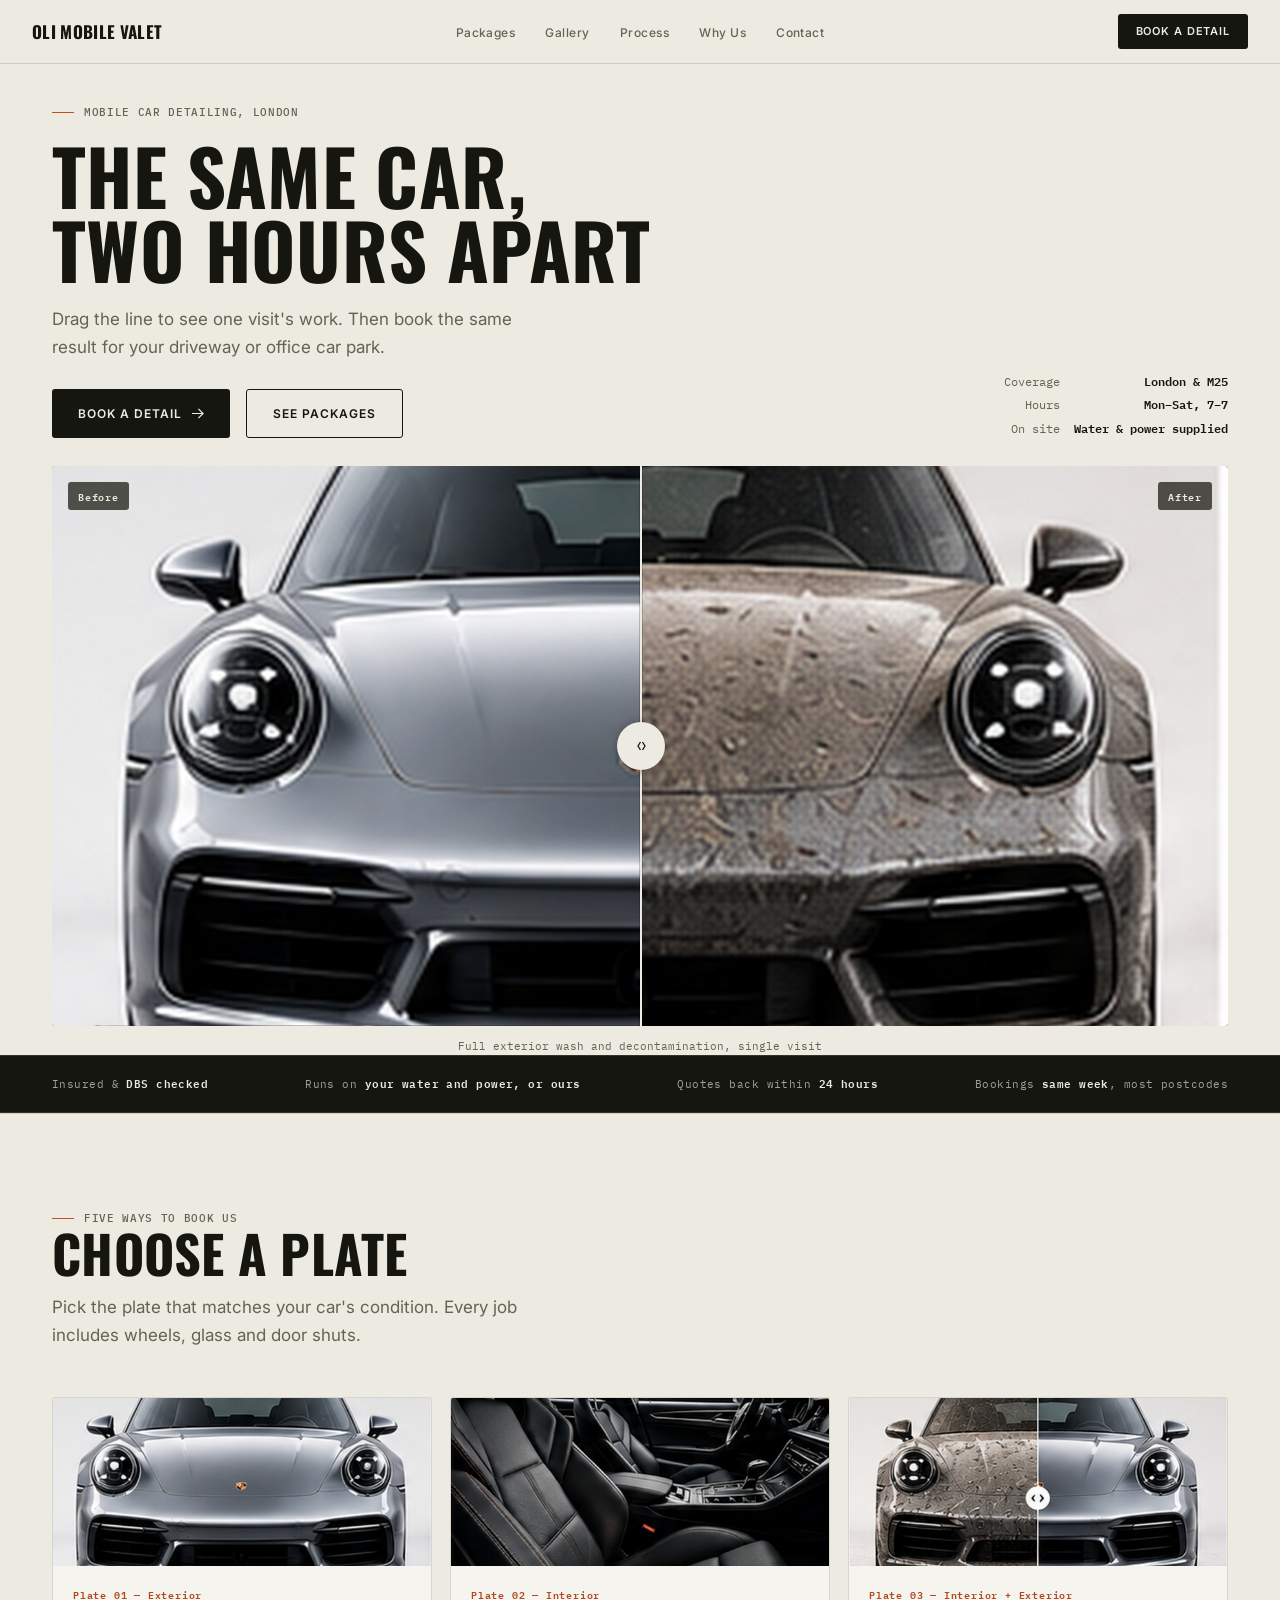
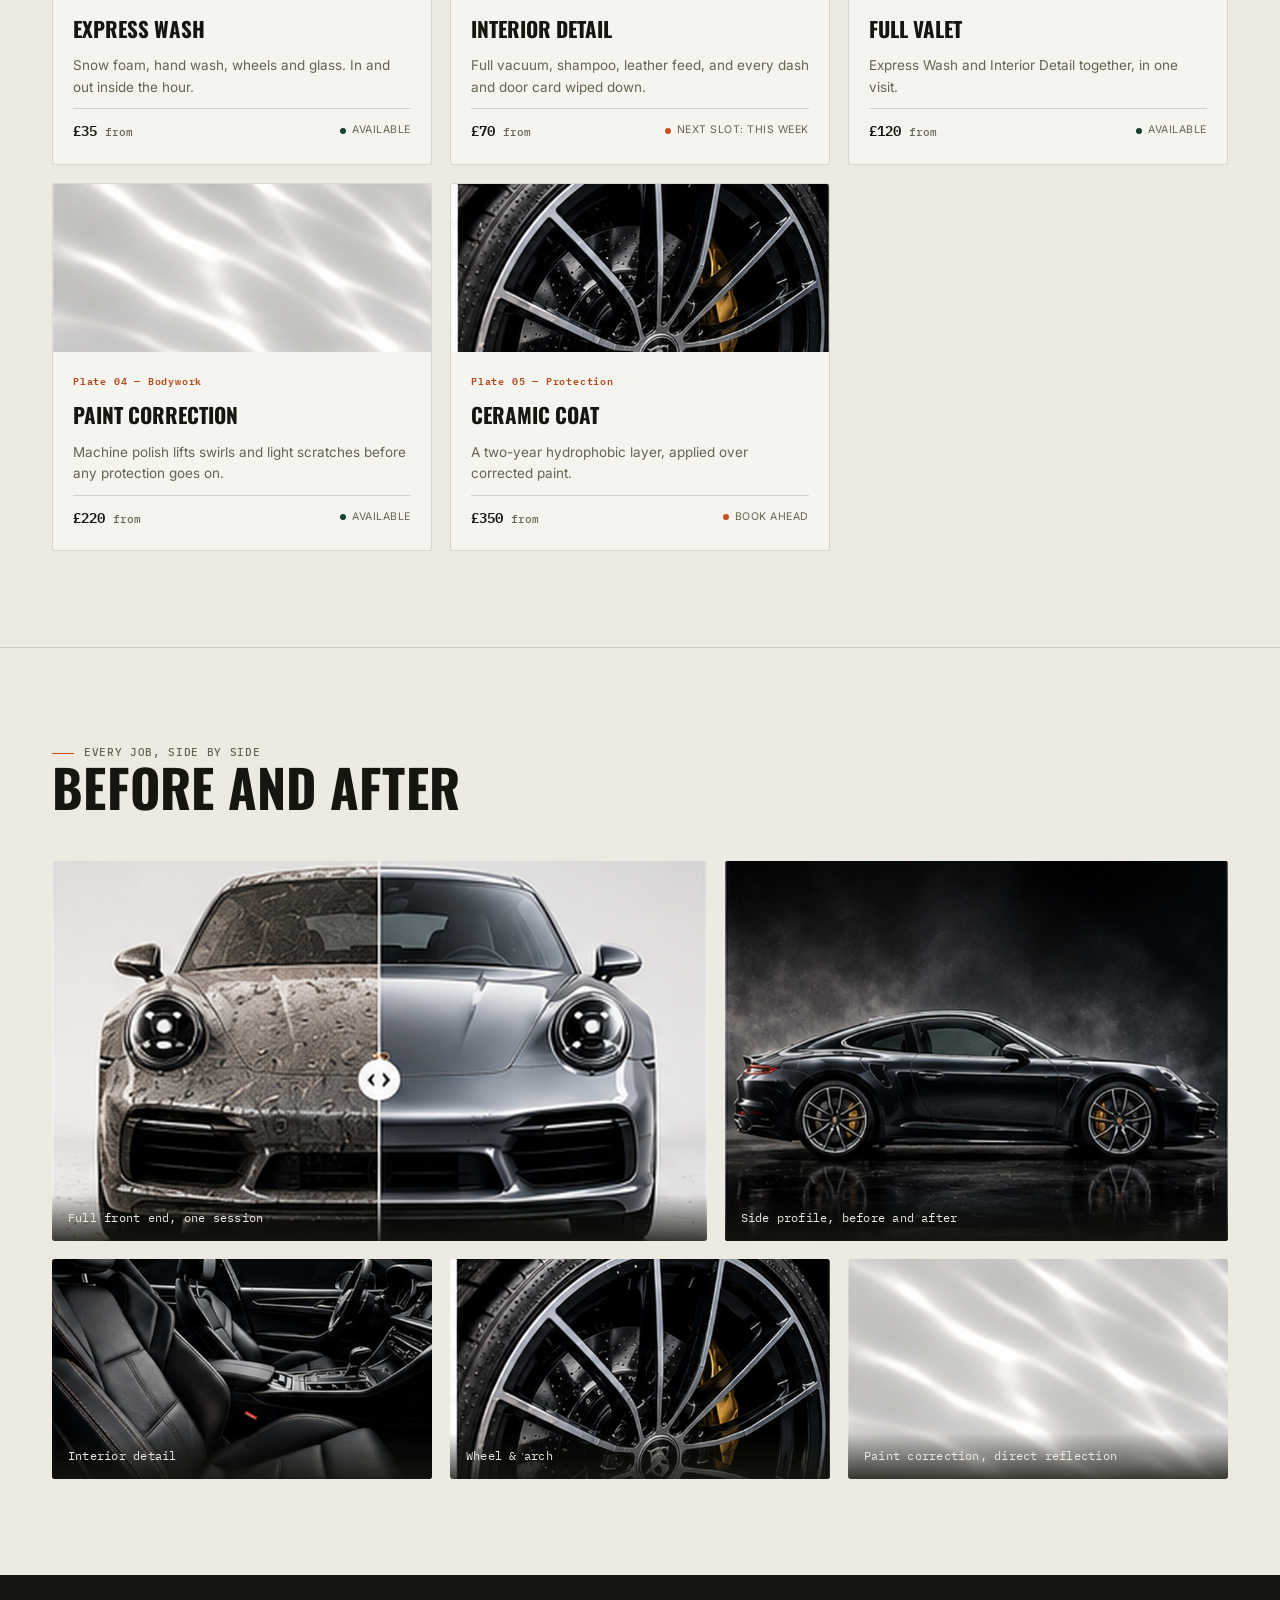
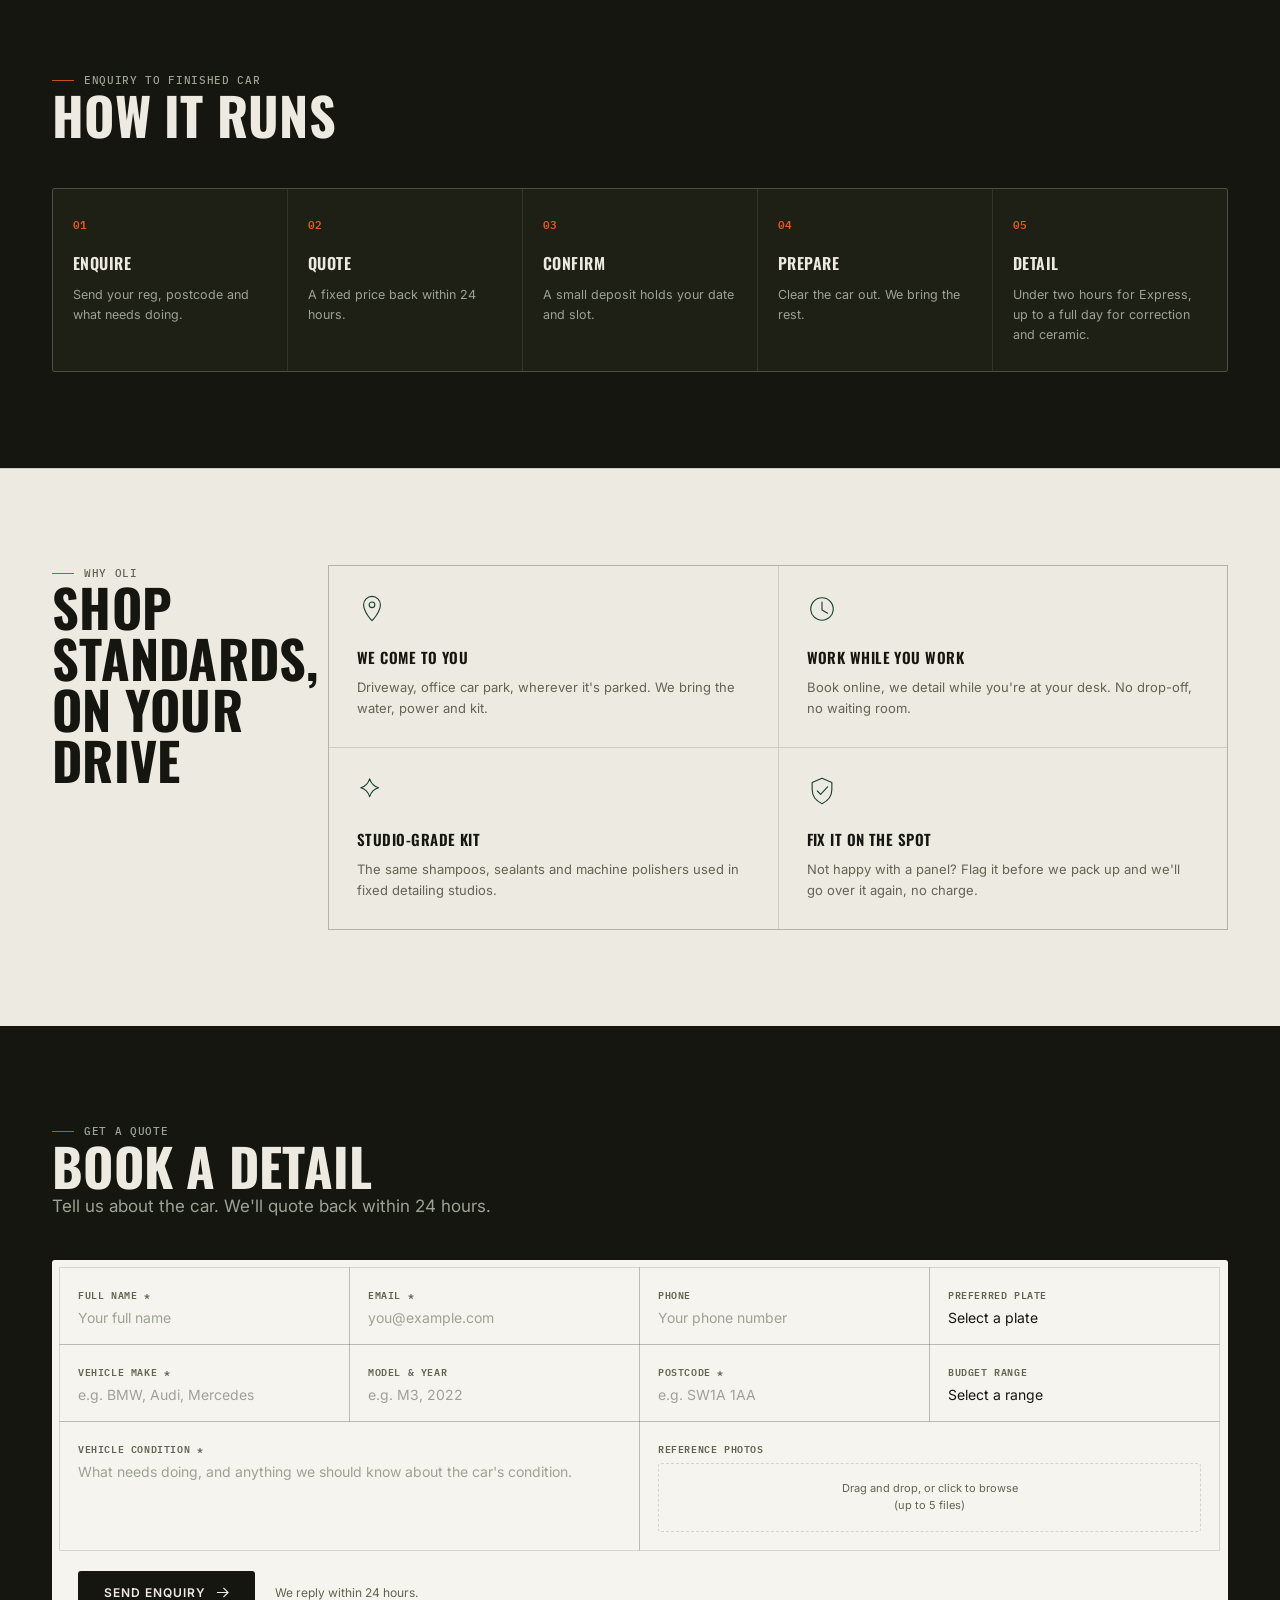
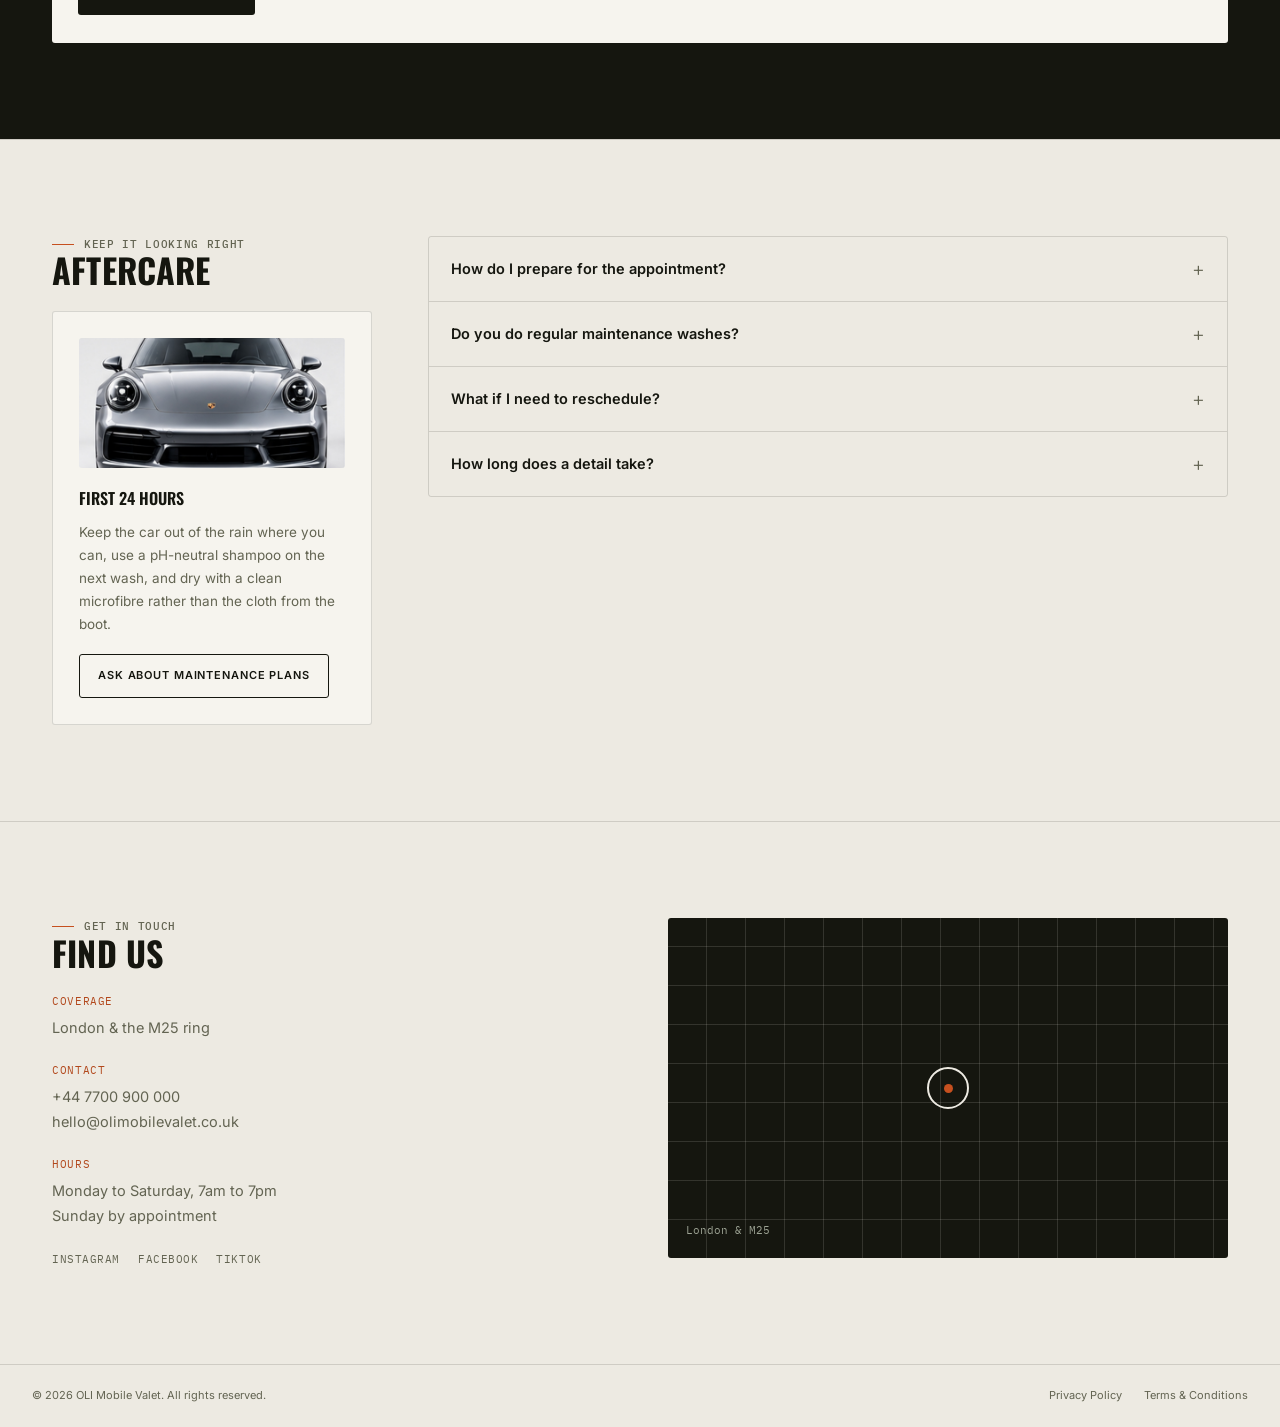
<file: index.html>
<!DOCTYPE html>
<html lang="en">
<head>
<meta charset="UTF-8" />
<meta name="viewport" content="width=device-width, initial-scale=1.0" />
<title>OLI Mobile Valet — Mobile Car Detailing in London</title>
<meta name="description" content="OLI Mobile Valet cleans, corrects and protects your car's paint at your home or office in London. Book a wash, full valet, paint correction or ceramic coat online." />
<link rel="preconnect" href="https://fonts.googleapis.com" />
<link rel="preconnect" href="https://fonts.gstatic.com" crossorigin />
<link href="https://fonts.googleapis.com/css2?family=Oswald:wght@500;600;700&family=Inter:wght@400;500;600;700&family=IBM+Plex+Mono:wght@500;600&display=swap" rel="stylesheet" />
<style>
  *, *::before, *::after { box-sizing: border-box; margin: 0; padding: 0; }
  :root {
    --paper:      #EDEAE2;
    --paper-dim:  #DEDACD;
    --card:       #F6F4EE;
    --ink:        #15160F;
    --ink2:       #1E2016;
    --racing:     #16402E;
    --racing-dim: #4A6357;
    --hazard:      #C6501F;
    --hazard-text: #B2481C;
    --hazard-text-dark: #E25B23;
    --steel:      #636452;
    --steel-lt:   #9DA394;
    --line:       rgba(21,22,15,0.14);
    --line-dark:  rgba(237,234,226,0.14);
    --font-disp:  'Oswald', sans-serif;
    --font-body:  'Inter', sans-serif;
    --font-mono:  'IBM Plex Mono', monospace;
    --radius:     3px;
  }
  html { scroll-behavior: smooth; }
  @media (prefers-reduced-motion: reduce) {
    html { scroll-behavior: auto; }
    *, *::before, *::after { animation-duration: 0.001ms !important; transition-duration: 0.001ms !important; }
  }
  body {
    background: var(--paper);
    color: var(--ink);
    font-family: var(--font-body);
    font-size: 16px;
    line-height: 1.6;
    overflow-x: hidden;
  }
  img { display: block; max-width: 100%; }
  a { color: inherit; text-decoration: none; }
  button { font-family: var(--font-body); cursor: pointer; border: none; background: none; color: inherit; }
  ul { list-style: none; }
  :focus-visible { outline: 2px solid var(--racing); outline-offset: 3px; }

  .wrap { max-width: 1240px; margin: 0 auto; padding: 0 32px; }
  .eyebrow {
    font-family: var(--font-mono);
    font-size: 11px;
    font-weight: 500;
    letter-spacing: 0.06em;
    color: var(--steel);
    text-transform: uppercase;
    display: flex;
    align-items: center;
    gap: 10px;
  }
  .eyebrow::before { content: ''; width: 22px; height: 1px; background: var(--hazard); flex-shrink: 0; }
  .h-disp {
    font-family: var(--font-disp);
    font-weight: 700;
    text-transform: uppercase;
    letter-spacing: 0.005em;
    line-height: 0.98;
  }
  .h-xl  { font-size: clamp(40px, 6vw, 76px); }
  .h-lg  { font-size: clamp(32px, 4.4vw, 52px); }
  .h-md  { font-size: clamp(24px, 3vw, 34px); }
  .lede  { font-size: 17px; color: var(--steel); max-width: 46ch; line-height: 1.65; }
  .section { padding: 96px 0; border-top: 1px solid var(--line); }
  .section-head { display: flex; justify-content: space-between; align-items: flex-end; gap: 40px; margin-bottom: 48px; flex-wrap: wrap; }
  .section-head .lede { margin-top: 14px; }

  .btn {
    display: inline-flex;
    align-items: center;
    gap: 10px;
    padding: 14px 26px;
    font-size: 12px;
    font-weight: 600;
    letter-spacing: 0.08em;
    text-transform: uppercase;
    border-radius: var(--radius);
    transition: background 0.18s, color 0.18s, border-color 0.18s;
    min-height: 44px;
  }
  .btn-fill  { background: var(--ink); color: var(--paper); }
  .btn-fill:hover { background: var(--racing); }
  .btn-line  { border: 1px solid var(--ink); color: var(--ink); }
  .btn-line:hover { border-color: var(--racing); color: var(--racing); }
  .btn svg { width: 13px; height: 13px; }

  /* ══ NAV ══ */
  .nav {
    position: sticky; top: 0; z-index: 100;
    display: flex; align-items: center; justify-content: space-between;
    padding: 0 32px; height: 64px;
    background: rgba(237,234,226,0.94);
    backdrop-filter: blur(10px);
    border-bottom: 1px solid var(--line);
  }
  .nav-logo { font-family: var(--font-disp); font-size: 17px; font-weight: 700; letter-spacing: 0.02em; text-transform: uppercase; }
  .nav-links { display: flex; gap: 30px; }
  .nav-links a { font-size: 12px; font-weight: 500; letter-spacing: 0.04em; color: var(--steel); transition: color 0.15s; }
  .nav-links a:hover { color: var(--ink); }
  .nav-cta {
    display: inline-flex; align-items: center; gap: 8px;
    padding: 9px 18px; background: var(--ink); color: var(--paper);
    font-size: 11px; font-weight: 600; letter-spacing: 0.08em; text-transform: uppercase;
    border-radius: var(--radius); transition: background 0.15s;
  }
  .nav-cta:hover { background: var(--racing); }
  .nav-toggle { display: none; align-items: center; justify-content: center; width: 44px; height: 44px; margin: 0 -12px 0 0; }
  .nav-toggle svg { width: 20px; height: 14px; }
  .nav-drawer {
    display: none; position: fixed; top: 64px; left: 0; right: 0; z-index: 99;
    background: var(--paper); border-bottom: 1px solid var(--line);
    flex-direction: column; padding: 8px 20px 20px;
  }
  .nav-drawer.open { display: flex; }
  .nav-drawer a {
    padding: 14px 0; font-size: 14px; font-weight: 500; color: var(--ink);
    border-bottom: 1px solid var(--line); min-height: 44px; display: flex; align-items: center;
  }
  .nav-drawer a:last-child { border-bottom: none; }

  /* ══ HERO ══ */
  .hero { padding: 40px 0 0; }
  .hero-top { display: flex; justify-content: space-between; align-items: flex-end; gap: 32px; margin-bottom: 28px; flex-wrap: wrap; }
  .hero-copy { max-width: 620px; }
  .hero-copy h1 { margin: 16px 0 18px; }
  .hero-actions { display: flex; gap: 16px; flex-wrap: wrap; margin-top: 28px; }
  .hero-facts { text-align: right; }
  .hero-facts dl { display: grid; grid-template-columns: auto auto; gap: 4px 14px; font-family: var(--font-mono); font-size: 12px; }
  .hero-facts dt { color: var(--steel); text-align: right; }
  .hero-facts dd { color: var(--ink); font-weight: 600; }

  /* Before/After slider */
  .ba {
    position: relative;
    overflow: hidden;
    border-radius: var(--radius);
    background: var(--ink);
    touch-action: none;
    user-select: none;
    cursor: ew-resize;
  }
  .ba img { position: absolute; inset: 0; width: 100%; height: 100%; object-fit: cover; -webkit-user-drag: none; user-select: none; pointer-events: none; }
  .ba-after-wrap { position: absolute; inset: 0; overflow: hidden; }
  .ba-tag {
    position: absolute; top: 16px;
    font-family: var(--font-mono); font-size: 10px; font-weight: 600; letter-spacing: 0.08em;
    padding: 6px 10px; background: rgba(21,22,15,0.72); color: var(--paper); border-radius: var(--radius);
    pointer-events: none; z-index: 2;
  }
  .ba-tag.before { left: 16px; }
  .ba-tag.after { right: 16px; }
  .ba-handle { position: absolute; top: 0; bottom: 0; width: 2px; background: var(--paper); pointer-events: none; z-index: 3; box-shadow: 0 0 0 1px rgba(0,0,0,0.2); }
  .ba-grip {
    position: absolute; top: 50%; left: 50%; transform: translate(-50%,-50%);
    width: 48px; height: 48px; border-radius: 50%; background: var(--paper);
    display: flex; align-items: center; justify-content: center; gap: 4px;
    box-shadow: 0 2px 10px rgba(0,0,0,0.35);
  }
  .ba-grip svg { width: 9px; height: 12px; color: var(--ink); }
  .hero-ba { height: clamp(340px, 52vw, 560px); margin-bottom: 12px; }
  .hero-ba-caption { font-family: var(--font-mono); font-size: 11px; color: var(--steel); text-align: center; }

  /* ══ TICKER ══ */
  .ticker { background: var(--ink); color: var(--paper); border-top: 1px solid var(--line-dark); border-bottom: 1px solid var(--line-dark); }
  .ticker .wrap { display: flex; justify-content: space-between; padding: 18px 32px; flex-wrap: wrap; gap: 12px 32px; }
  .ticker-item { font-family: var(--font-mono); font-size: 11px; letter-spacing: 0.04em; color: var(--steel-lt); }
  .ticker-item b { color: var(--paper); font-weight: 600; }

  /* ══ PLATES (packages) ══ */
  .plates { display: grid; grid-template-columns: repeat(3, 1fr); gap: 18px; }
  .plate {
    background: var(--card); border: 1px solid var(--line); border-radius: var(--radius);
    display: flex; flex-direction: column; overflow: hidden;
    transition: border-color 0.18s, transform 0.18s;
  }
  .plate:hover { border-color: var(--racing-dim); transform: translateY(-3px); }
  .plate-img { height: 168px; overflow: hidden; }
  .plate-img img { width: 100%; height: 100%; object-fit: cover; }
  .plate-body { padding: 20px 20px 22px; display: flex; flex-direction: column; gap: 10px; flex: 1; }
  .plate-code { font-family: var(--font-mono); font-size: 10px; color: var(--hazard-text); font-weight: 600; letter-spacing: 0.08em; }
  .plate-name { font-family: var(--font-disp); font-size: 21px; font-weight: 700; text-transform: uppercase; }
  .plate-desc { font-size: 13.5px; color: var(--steel); line-height: 1.6; flex: 1; }
  .plate-foot { display: flex; align-items: center; justify-content: space-between; padding-top: 10px; border-top: 1px solid var(--line); }
  .plate-price { font-family: var(--font-mono); font-weight: 600; font-size: 14px; }
  .plate-price span { color: var(--steel); font-weight: 500; font-size: 11px; }
  .plate-status { display: flex; align-items: center; gap: 6px; font-size: 10.5px; letter-spacing: 0.05em; text-transform: uppercase; color: var(--steel); }
  .plate-dot { width: 6px; height: 6px; border-radius: 50%; background: var(--racing); flex-shrink: 0; }
  .plate-dot.soon { background: var(--hazard); }

  /* ══ GALLERY ══ */
  .gal-feature { display: grid; grid-template-columns: 1.3fr 1fr; gap: 18px; margin-bottom: 18px; }
  .gal-card { position: relative; border-radius: var(--radius); overflow: hidden; background: var(--ink); }
  .gal-card img { width: 100%; height: 100%; object-fit: cover; }
  .gal-feature .gal-card:first-child { height: 380px; }
  .gal-feature .gal-card:last-child { height: 380px; }
  .gal-caption {
    position: absolute; left: 0; right: 0; bottom: 0; padding: 14px 16px;
    background: linear-gradient(transparent, rgba(21,22,15,0.82));
    color: var(--paper); font-family: var(--font-mono); font-size: 11.5px; letter-spacing: 0.02em;
  }
  .gal-strip { display: grid; grid-template-columns: repeat(3, 1fr); gap: 18px; }
  .gal-strip .gal-card { height: 220px; }

  /* ══ PROCESS (ticket strip) ══ */
  .process { background: var(--ink); color: var(--paper); }
  .process .eyebrow { color: var(--steel-lt); }
  .process .eyebrow::before { background: var(--hazard); }
  .process-strip { display: grid; grid-template-columns: repeat(5, 1fr); gap: 1px; background: var(--line-dark); border: 1px solid var(--line-dark); border-radius: var(--radius); overflow: hidden; }
  .p-step { background: var(--ink2); padding: 26px 20px; position: relative; }
  .p-num { font-family: var(--font-mono); font-size: 11px; color: var(--hazard-text-dark); font-weight: 600; margin-bottom: 18px; }
  .p-title { font-family: var(--font-disp); font-size: 16px; font-weight: 600; text-transform: uppercase; letter-spacing: 0.03em; margin-bottom: 8px; }
  .p-desc { font-size: 12.5px; color: var(--steel-lt); line-height: 1.6; }

  /* ══ STANDARDS (pillars) ══ */
  .standards { display: grid; grid-template-columns: 220px 1fr; gap: 56px; }
  .standards-grid { display: grid; grid-template-columns: repeat(2, 1fr); gap: 1px; background: var(--line); border: 1px solid var(--line); }
  .pillar { background: var(--paper); padding: 28px; }
  .pillar-icon { width: 30px; height: 30px; color: var(--racing); margin-bottom: 14px; }
  .pillar-title { font-family: var(--font-disp); font-size: 15px; font-weight: 600; text-transform: uppercase; letter-spacing: 0.03em; margin-bottom: 8px; }
  .pillar-desc { font-size: 13px; color: var(--steel); line-height: 1.6; }

  /* ══ BOOKING FORM ══ */
  .book { background: var(--ink); color: var(--paper); }
  .book .eyebrow { color: var(--steel-lt); }
  .book .eyebrow::before { background: var(--hazard); }
  .book .lede { color: var(--steel-lt); }
  .book-card { background: var(--card); color: var(--ink); border-radius: var(--radius); padding: 8px; margin-top: 40px; }
  .form-grid { display: grid; grid-template-columns: repeat(4, 1fr); }
  .f-field { padding: 18px 18px; border: 1px solid var(--line); display: flex; flex-direction: column; gap: 7px; margin: -1px 0 0 -1px; }
  .f-field label { font-family: var(--font-mono); font-size: 10px; font-weight: 600; letter-spacing: 0.06em; text-transform: uppercase; color: var(--steel); }
  .f-field input, .f-field select, .f-field textarea {
    background: transparent; border: none; color: var(--ink); font-family: var(--font-body);
    font-size: 14px; outline: none; width: 100%; appearance: none;
  }
  .f-field input::placeholder, .f-field textarea::placeholder { color: var(--steel-lt); }
  .f-field select { cursor: pointer; }
  .f-field.tall { grid-column: span 2; min-height: 120px; }
  .f-field.tall textarea { resize: none; flex: 1; }
  .upload {
    display: flex; flex-direction: column; align-items: center; justify-content: center;
    border: 1px dashed var(--line); border-radius: var(--radius); padding: 16px; text-align: center;
    cursor: pointer; flex: 1; transition: border-color 0.15s; min-height: 44px;
  }
  .upload:hover { border-color: var(--racing-dim); }
  .upload p { font-size: 11px; color: var(--steel); line-height: 1.6; }
  .f-submit { display: flex; align-items: center; gap: 20px; padding: 20px 18px; flex-wrap: wrap; }
  .f-note { font-size: 12px; color: var(--steel); }

  /* ══ AFTERCARE + FAQ ══ */
  .after-grid { display: grid; grid-template-columns: 320px 1fr; gap: 56px; }
  .after-card { background: var(--card); border: 1px solid var(--line); border-radius: var(--radius); padding: 26px; }
  .after-card img { border-radius: var(--radius); height: 130px; width: 100%; object-fit: cover; margin-bottom: 18px; }
  .after-title { font-family: var(--font-disp); font-size: 16px; font-weight: 600; text-transform: uppercase; margin-bottom: 10px; }
  .after-body { font-size: 13.5px; color: var(--steel); line-height: 1.7; margin-bottom: 18px; }
  .faq-list { border: 1px solid var(--line); border-radius: var(--radius); overflow: hidden; }
  .faq-item { border-bottom: 1px solid var(--line); }
  .faq-item:last-child { border-bottom: none; }
  .faq-q {
    width: 100%; display: flex; align-items: center; justify-content: space-between;
    padding: 20px 22px; font-size: 14.5px; font-weight: 600; text-align: left; min-height: 44px;
    transition: color 0.15s;
  }
  .faq-q:hover { color: var(--racing); }
  .faq-plus { font-size: 20px; font-weight: 300; color: var(--steel); flex-shrink: 0; transition: transform 0.25s; }
  .faq-item.open .faq-plus { transform: rotate(45deg); }
  .faq-a { display: none; padding: 0 22px 20px; font-size: 13.5px; color: var(--steel); line-height: 1.7; max-width: 62ch; }
  .faq-item.open .faq-a { display: block; }

  /* ══ CONTACT ══ */
  .contact-grid { display: grid; grid-template-columns: 1fr 1fr; gap: 56px; align-items: start; }
  .contact-detail { margin-bottom: 22px; }
  .contact-label { font-family: var(--font-mono); font-size: 10.5px; letter-spacing: 0.06em; text-transform: uppercase; color: var(--hazard-text); display: block; margin-bottom: 6px; }
  .contact-detail p { font-size: 14.5px; color: var(--steel); line-height: 1.7; }
  .contact-detail a:hover { color: var(--racing); }
  .contact-social { display: flex; gap: 18px; margin-top: 22px; }
  .contact-social a { font-family: var(--font-mono); font-size: 11px; letter-spacing: 0.05em; text-transform: uppercase; color: var(--steel); }
  .contact-social a:hover { color: var(--racing); }
  .map { height: 340px; border-radius: var(--radius); background: var(--ink); position: relative; overflow: hidden; }
  .map-grid {
    position: absolute; inset: 0;
    background-image:
      repeating-linear-gradient(0deg, transparent, transparent 38px, var(--line-dark) 38px, var(--line-dark) 39px),
      repeating-linear-gradient(90deg, transparent, transparent 38px, var(--line-dark) 38px, var(--line-dark) 39px);
    display: flex; align-items: center; justify-content: center;
  }
  .map-pin { width: 42px; height: 42px; border: 2px solid var(--paper); border-radius: 50%; display: flex; align-items: center; justify-content: center; }
  .map-pin::after { content: ''; width: 9px; height: 9px; border-radius: 50%; background: var(--hazard); }
  .map-label { position: absolute; bottom: 18px; left: 18px; font-family: var(--font-mono); font-size: 11px; color: var(--steel-lt); }

  /* ══ FOOTER ══ */
  .footer { padding: 22px 32px; display: flex; align-items: center; justify-content: space-between; border-top: 1px solid var(--line); flex-wrap: wrap; gap: 12px; }
  .footer p { font-size: 11px; color: var(--steel); }
  .footer-links { display: flex; gap: 22px; }
  .footer-links a { font-size: 11px; color: var(--steel); }
  .footer-links a:hover { color: var(--ink); }

  /* ══ MOBILE ══ */
  @media (max-width: 900px) {
    .wrap { padding: 0 20px; }
    .nav { padding: 0 20px; }
    .nav-links { display: none; }
    .nav-toggle { display: flex; }
    .section { padding: 64px 0; }
    .hero-top { flex-direction: column; align-items: flex-start; }
    .hero-facts { text-align: left; }
    .hero-facts dl { grid-template-columns: auto auto; }
    .hero-facts dt { text-align: left; }
    .plates { grid-template-columns: repeat(2, 1fr); }
    .gal-feature { grid-template-columns: 1fr; }
    .gal-feature .gal-card:first-child, .gal-feature .gal-card:last-child { height: 260px; }
    .gal-strip { grid-template-columns: 1fr; }
    .process-strip { grid-template-columns: 1fr; }
    .standards { grid-template-columns: 1fr; gap: 24px; }
    .standards-grid { grid-template-columns: 1fr; }
    .form-grid { grid-template-columns: 1fr 1fr; }
    .f-field.tall { grid-column: span 2; }
    .after-grid { grid-template-columns: 1fr; }
    .contact-grid { grid-template-columns: 1fr; }
    .footer { padding: 18px 20px; flex-direction: column; text-align: center; }
  }
  @media (max-width: 560px) {
    .plates { grid-template-columns: 1fr; }
    .form-grid { grid-template-columns: 1fr; }
    .f-field.tall { grid-column: span 1; }
    .hero-facts dl { font-size: 11px; }
  }
</style>
</head>
<body>

<nav class="nav" role="navigation" aria-label="Main navigation">
  <a href="#" class="nav-logo">OLI Mobile Valet</a>
  <ul class="nav-links">
    <li><a href="#plates">Packages</a></li>
    <li><a href="#gallery">Gallery</a></li>
    <li><a href="#process">Process</a></li>
    <li><a href="#standards">Why Us</a></li>
    <li><a href="#contact">Contact</a></li>
  </ul>
  <a href="#book" class="nav-cta">Book a detail</a>
  <button class="nav-toggle" aria-label="Open menu" aria-expanded="false" aria-controls="nav-drawer">
    <svg viewBox="0 0 20 14" fill="none"><line x1="0" y1="1" x2="20" y2="1" stroke="currentColor" stroke-width="1.5"/><line x1="0" y1="7" x2="20" y2="7" stroke="currentColor" stroke-width="1.5"/><line x1="0" y1="13" x2="20" y2="13" stroke="currentColor" stroke-width="1.5"/></svg>
  </button>
</nav>
<div class="nav-drawer" id="nav-drawer">
  <a href="#plates">Packages</a>
  <a href="#gallery">Gallery</a>
  <a href="#process">Process</a>
  <a href="#standards">Why Us</a>
  <a href="#contact">Contact</a>
</div>

<!-- ══ HERO ══ -->
<section class="hero" aria-label="Introduction">
  <div class="wrap">
    <div class="hero-top">
      <div class="hero-copy">
        <span class="eyebrow">Mobile car detailing, London</span>
        <h1 class="h-disp h-xl">The same car,<br>two hours apart</h1>
        <p class="lede">Drag the line to see one visit's work. Then book the same result for your driveway or office car park.</p>
        <div class="hero-actions">
          <a href="#book" class="btn btn-fill">Book a detail
            <svg viewBox="0 0 14 14" fill="none"><path d="M1 7h12M8 2l5 5-5 5" stroke="currentColor" stroke-width="1.3"/></svg>
          </a>
          <a href="#plates" class="btn btn-line">See packages</a>
        </div>
      </div>
      <div class="hero-facts">
        <dl>
          <dt>Coverage</dt><dd>London &amp; M25</dd>
          <dt>Hours</dt><dd>Mon–Sat, 7–7</dd>
          <dt>On site</dt><dd>Water &amp; power supplied</dd>
        </dl>
      </div>
    </div>

    <div class="ba hero-ba" role="slider" tabindex="0" aria-label="Drag to compare before and after detailing" aria-valuemin="0" aria-valuemax="100" aria-valuenow="50">
      <img class="ba-before" src="03_hero_dirty_front.jpg" alt="Car before detailing, dust and grime on the exterior" draggable="false" />
      <div class="ba-after-wrap">
        <img src="02_hero_clean_front.jpg" alt="Same car after detailing, clean and glossy exterior" draggable="false" />
      </div>
      <span class="ba-tag before">Before</span>
      <span class="ba-tag after">After</span>
      <div class="ba-handle">
        <div class="ba-grip">
          <svg viewBox="0 0 9 12" fill="none"><path d="M3.5 2L1 6l2.5 4" stroke="currentColor" stroke-width="1.3"/><path d="M5.5 2L8 6l-2.5 4" stroke="currentColor" stroke-width="1.3"/></svg>
        </div>
      </div>
    </div>
    <p class="hero-ba-caption">Full exterior wash and decontamination, single visit</p>
  </div>
</section>

<!-- ══ TICKER ══ -->
<div class="ticker">
  <div class="wrap">
    <span class="ticker-item">Insured &amp; <b>DBS checked</b></span>
    <span class="ticker-item">Runs on <b>your water and power, or ours</b></span>
    <span class="ticker-item">Quotes back within <b>24 hours</b></span>
    <span class="ticker-item">Bookings <b>same week</b>, most postcodes</span>
  </div>
</div>

<!-- ══ PACKAGES ══ -->
<section class="section" id="plates">
  <div class="wrap">
    <div class="section-head">
      <div>
        <span class="eyebrow">Five ways to book us</span>
        <h2 class="h-disp h-lg">Choose a plate</h2>
        <p class="lede">Pick the plate that matches your car's condition. Every job includes wheels, glass and door shuts.</p>
      </div>
    </div>
    <div class="plates" role="list" aria-label="Service packages">
      <article class="plate" role="listitem">
        <div class="plate-img"><img src="02_hero_clean_front.jpg" alt="Express wash result" loading="lazy" /></div>
        <div class="plate-body">
          <span class="plate-code">Plate 01 — Exterior</span>
          <h3 class="plate-name">Express Wash</h3>
          <p class="plate-desc">Snow foam, hand wash, wheels and glass. In and out inside the hour.</p>
          <div class="plate-foot">
            <span class="plate-price">£35 <span>from</span></span>
            <span class="plate-status"><span class="plate-dot"></span>Available</span>
          </div>
        </div>
      </article>
      <article class="plate" role="listitem">
        <div class="plate-img"><img src="07_interior_detail.jpg" alt="Interior detail result" loading="lazy" /></div>
        <div class="plate-body">
          <span class="plate-code">Plate 02 — Interior</span>
          <h3 class="plate-name">Interior Detail</h3>
          <p class="plate-desc">Full vacuum, shampoo, leather feed, and every dash and door card wiped down.</p>
          <div class="plate-foot">
            <span class="plate-price">£70 <span>from</span></span>
            <span class="plate-status"><span class="plate-dot soon"></span>Next slot: this week</span>
          </div>
        </div>
      </article>
      <article class="plate" role="listitem">
        <div class="plate-img"><img src="01_hero_before_after_front.jpg" alt="Full valet result" loading="lazy" /></div>
        <div class="plate-body">
          <span class="plate-code">Plate 03 — Interior + Exterior</span>
          <h3 class="plate-name">Full Valet</h3>
          <p class="plate-desc">Express Wash and Interior Detail together, in one visit.</p>
          <div class="plate-foot">
            <span class="plate-price">£120 <span>from</span></span>
            <span class="plate-status"><span class="plate-dot"></span>Available</span>
          </div>
        </div>
      </article>
      <article class="plate" role="listitem">
        <div class="plate-img"><img src="05_paint_reflection_overlay.jpg" alt="Paint correction result" loading="lazy" /></div>
        <div class="plate-body">
          <span class="plate-code">Plate 04 — Bodywork</span>
          <h3 class="plate-name">Paint Correction</h3>
          <p class="plate-desc">Machine polish lifts swirls and light scratches before any protection goes on.</p>
          <div class="plate-foot">
            <span class="plate-price">£220 <span>from</span></span>
            <span class="plate-status"><span class="plate-dot"></span>Available</span>
          </div>
        </div>
      </article>
      <article class="plate" role="listitem">
        <div class="plate-img"><img src="08_wheel_detail.jpg" alt="Ceramic coat result" loading="lazy" /></div>
        <div class="plate-body">
          <span class="plate-code">Plate 05 — Protection</span>
          <h3 class="plate-name">Ceramic Coat</h3>
          <p class="plate-desc">A two-year hydrophobic layer, applied over corrected paint.</p>
          <div class="plate-foot">
            <span class="plate-price">£350 <span>from</span></span>
            <span class="plate-status"><span class="plate-dot soon"></span>Book ahead</span>
          </div>
        </div>
      </article>
    </div>
  </div>
</section>

<!-- ══ GALLERY ══ -->
<section class="section" id="gallery">
  <div class="wrap">
    <div class="section-head">
      <div>
        <span class="eyebrow">Every job, side by side</span>
        <h2 class="h-disp h-lg">Before and after</h2>
      </div>
    </div>
    <div class="gal-feature">
      <div class="gal-card">
        <img src="01_hero_before_after_front.jpg" alt="Full front end before and after comparison" loading="lazy" />
        <span class="gal-caption">Full front end, one session</span>
      </div>
      <div class="gal-card">
        <img src="04_side_profile_transformation.jpg" alt="Side profile before and after comparison" loading="lazy" />
        <span class="gal-caption">Side profile, before and after</span>
      </div>
    </div>
    <div class="gal-strip">
      <div class="gal-card">
        <img src="07_interior_detail.jpg" alt="Interior after detailing, dashboard and seats" loading="lazy" />
        <span class="gal-caption">Interior detail</span>
      </div>
      <div class="gal-card">
        <img src="08_wheel_detail.jpg" alt="Wheel and arch after detailing" loading="lazy" />
        <span class="gal-caption">Wheel &amp; arch</span>
      </div>
      <div class="gal-card">
        <img src="05_paint_reflection_overlay.jpg" alt="Corrected paint showing a sharp reflection" loading="lazy" />
        <span class="gal-caption">Paint correction, direct reflection</span>
      </div>
    </div>
  </div>
</section>

<!-- ══ PROCESS ══ -->
<section class="section process" id="process">
  <div class="wrap">
    <div class="section-head">
      <div>
        <span class="eyebrow">Enquiry to finished car</span>
        <h2 class="h-disp h-lg">How it runs</h2>
      </div>
    </div>
    <div class="process-strip" role="list" aria-label="Booking steps">
      <div class="p-step" role="listitem">
        <div class="p-num">01</div>
        <div class="p-title">Enquire</div>
        <p class="p-desc">Send your reg, postcode and what needs doing.</p>
      </div>
      <div class="p-step" role="listitem">
        <div class="p-num">02</div>
        <div class="p-title">Quote</div>
        <p class="p-desc">A fixed price back within 24 hours.</p>
      </div>
      <div class="p-step" role="listitem">
        <div class="p-num">03</div>
        <div class="p-title">Confirm</div>
        <p class="p-desc">A small deposit holds your date and slot.</p>
      </div>
      <div class="p-step" role="listitem">
        <div class="p-num">04</div>
        <div class="p-title">Prepare</div>
        <p class="p-desc">Clear the car out. We bring the rest.</p>
      </div>
      <div class="p-step" role="listitem">
        <div class="p-num">05</div>
        <div class="p-title">Detail</div>
        <p class="p-desc">Under two hours for Express, up to a full day for correction and ceramic.</p>
      </div>
    </div>
  </div>
</section>

<!-- ══ STANDARDS ══ -->
<section class="section" id="standards">
  <div class="wrap standards">
    <div>
      <span class="eyebrow">Why OLI</span>
      <h2 class="h-disp h-lg">Shop standards,<br>on your drive</h2>
    </div>
    <div class="standards-grid" role="list" aria-label="What to expect">
      <div class="pillar" role="listitem">
        <svg class="pillar-icon" viewBox="0 0 64 64" fill="none" stroke="currentColor" stroke-width="2.4" stroke-linecap="round" stroke-linejoin="round" aria-hidden="true"><path d="M32 57s18-18.5 18-34A18 18 0 0 0 14 23c0 15.5 18 34 18 34Z"/><circle cx="32" cy="23" r="6"/></svg>
        <div class="pillar-title">We come to you</div>
        <p class="pillar-desc">Driveway, office car park, wherever it's parked. We bring the water, power and kit.</p>
      </div>
      <div class="pillar" role="listitem">
        <svg class="pillar-icon" viewBox="0 0 64 64" fill="none" stroke="currentColor" stroke-width="2.4" stroke-linecap="round" stroke-linejoin="round" aria-hidden="true"><circle cx="32" cy="32" r="24"/><path d="M32 17v17l12 7"/></svg>
        <div class="pillar-title">Work while you work</div>
        <p class="pillar-desc">Book online, we detail while you're at your desk. No drop-off, no waiting room.</p>
      </div>
      <div class="pillar" role="listitem">
        <svg class="pillar-icon" viewBox="0 0 64 64" fill="none" stroke="currentColor" stroke-width="2.4" stroke-linecap="round" stroke-linejoin="round" aria-hidden="true"><path d="M27 6c3.5 11 8.5 16 19 19-10.5 3-15.5 8-19 19-3.5-11-8.5-16-19-19 10.5-3 15.5-8 19-19Z"/></svg>
        <div class="pillar-title">Studio-grade kit</div>
        <p class="pillar-desc">The same shampoos, sealants and machine polishers used in fixed detailing studios.</p>
      </div>
      <div class="pillar" role="listitem">
        <svg class="pillar-icon" viewBox="0 0 64 64" fill="none" stroke="currentColor" stroke-width="2.4" stroke-linecap="round" stroke-linejoin="round" aria-hidden="true"><path d="M32 5 53 14v15c0 14-8.8 24.6-21 30C19.8 53.6 11 43 11 29V14l21-9Z"/><path d="m22 32 7 7 15-16"/></svg>
        <div class="pillar-title">Fix it on the spot</div>
        <p class="pillar-desc">Not happy with a panel? Flag it before we pack up and we'll go over it again, no charge.</p>
      </div>
    </div>
  </div>
</section>

<!-- ══ BOOK ══ -->
<section class="section book" id="book">
  <div class="wrap">
    <span class="eyebrow">Get a quote</span>
    <h2 class="h-disp h-lg">Book a detail</h2>
    <p class="lede">Tell us about the car. We'll quote back within 24 hours.</p>

    <div class="book-card">
      <form aria-label="Booking enquiry form" novalidate>
        <div class="form-grid">
          <div class="f-field">
            <label for="full-name">Full name *</label>
            <input type="text" id="full-name" name="name" placeholder="Your full name" required autocomplete="name" />
          </div>
          <div class="f-field">
            <label for="email">Email *</label>
            <input type="email" id="email" name="email" placeholder="you@example.com" required autocomplete="email" />
          </div>
          <div class="f-field">
            <label for="phone">Phone</label>
            <input type="tel" id="phone" name="phone" placeholder="Your phone number" autocomplete="tel" />
          </div>
          <div class="f-field">
            <label for="preferred-package">Preferred plate</label>
            <select id="preferred-package" name="package">
              <option value="" disabled selected>Select a plate</option>
              <option>Express Wash</option>
              <option>Interior Detail</option>
              <option>Full Valet</option>
              <option>Paint Correction</option>
              <option>Ceramic Coat</option>
            </select>
          </div>
        </div>
        <div class="form-grid">
          <div class="f-field">
            <label for="vehicle-make">Vehicle make *</label>
            <input type="text" id="vehicle-make" name="make" placeholder="e.g. BMW, Audi, Mercedes" required />
          </div>
          <div class="f-field">
            <label for="vehicle-model">Model &amp; year</label>
            <input type="text" id="vehicle-model" name="model" placeholder="e.g. M3, 2022" />
          </div>
          <div class="f-field">
            <label for="location">Postcode *</label>
            <input type="text" id="location" name="location" placeholder="e.g. SW1A 1AA" required autocomplete="postal-code" />
          </div>
          <div class="f-field">
            <label for="budget">Budget range</label>
            <select id="budget" name="budget">
              <option value="" disabled selected>Select a range</option>
              <option>£50 – £100</option>
              <option>£100 – £200</option>
              <option>£200 – £400</option>
              <option>£400+</option>
            </select>
          </div>
        </div>
        <div class="form-grid">
          <div class="f-field tall">
            <label for="project-details">Vehicle condition *</label>
            <textarea id="project-details" name="details" placeholder="What needs doing, and anything we should know about the car's condition." rows="4" required></textarea>
          </div>
          <div class="f-field tall">
            <label>Reference photos</label>
            <div class="upload" role="button" tabindex="0" aria-label="Upload reference photos, up to 5 files">
              <p>Drag and drop, or click to browse<br>(up to 5 files)</p>
            </div>
          </div>
        </div>
        <div class="f-submit">
          <button type="submit" class="btn btn-fill">Send enquiry
            <svg viewBox="0 0 14 14" fill="none"><path d="M1 7h12M8 2l5 5-5 5" stroke="currentColor" stroke-width="1.3"/></svg>
          </button>
          <span class="f-note">We reply within 24 hours.</span>
        </div>
      </form>
    </div>
  </div>
</section>

<!-- ══ AFTERCARE + FAQ ══ -->
<section class="section" id="aftercare">
  <div class="wrap after-grid">
    <div>
      <span class="eyebrow">Keep it looking right</span>
      <h2 class="h-disp h-md" style="margin-bottom:24px;">Aftercare</h2>
      <div class="after-card">
        <img src="02_hero_clean_front.jpg" alt="Freshly detailed car exterior" loading="lazy" />
        <div class="after-title">First 24 hours</div>
        <p class="after-body">Keep the car out of the rain where you can, use a pH-neutral shampoo on the next wash, and dry with a clean microfibre rather than the cloth from the boot.</p>
        <a href="#book" class="btn btn-line" style="font-size:11px;padding:11px 18px;">Ask about maintenance plans</a>
      </div>
    </div>
    <div>
      <div class="faq-list" role="list" aria-label="Frequently asked questions">
        <div class="faq-item" role="listitem">
          <button class="faq-q" aria-expanded="false" aria-controls="faq1">
            How do I prepare for the appointment?
            <span class="faq-plus" aria-hidden="true">+</span>
          </button>
          <div class="faq-a" id="faq1">Park somewhere flat and accessible, and clear personal items out of the car. We bring the water, power and everything else.</div>
        </div>
        <div class="faq-item" role="listitem">
          <button class="faq-q" aria-expanded="false" aria-controls="faq2">
            Do you do regular maintenance washes?
            <span class="faq-plus" aria-hidden="true">+</span>
          </button>
          <div class="faq-a" id="faq2">Yes. Monthly plans keep the car between full valets, and cost less per visit than a one-off booking.</div>
        </div>
        <div class="faq-item" role="listitem">
          <button class="faq-q" aria-expanded="false" aria-controls="faq3">
            What if I need to reschedule?
            <span class="faq-plus" aria-hidden="true">+</span>
          </button>
          <div class="faq-a" id="faq3">Give us 48 hours' notice and we'll move your slot at no cost. Later than that, a small fee may apply.</div>
        </div>
        <div class="faq-item" role="listitem">
          <button class="faq-q" aria-expanded="false" aria-controls="faq4">
            How long does a detail take?
            <span class="faq-plus" aria-hidden="true">+</span>
          </button>
          <div class="faq-a" id="faq4">Express Wash is under an hour. Full Valet runs three to five hours. Paint correction and ceramic coating can take a full day depending on the car.</div>
        </div>
      </div>
    </div>
  </div>
</section>

<!-- ══ CONTACT ══ -->
<section class="section" id="contact">
  <div class="wrap contact-grid">
    <div>
      <span class="eyebrow">Get in touch</span>
      <h2 class="h-disp h-md" style="margin-bottom:24px;">Find us</h2>
      <address style="font-style:normal;">
        <div class="contact-detail">
          <span class="contact-label">Coverage</span>
          <p>London &amp; the M25 ring</p>
        </div>
        <div class="contact-detail">
          <span class="contact-label">Contact</span>
          <p><a href="tel:+447700900000">+44 7700 900 000</a><br><a href="mailto:hello@olimobilevalet.co.uk">hello@olimobilevalet.co.uk</a></p>
        </div>
        <div class="contact-detail">
          <span class="contact-label">Hours</span>
          <p>Monday to Saturday, 7am to 7pm<br>Sunday by appointment</p>
        </div>
      </address>
      <div class="contact-social" aria-label="Social media links">
        <a href="#" aria-label="Instagram">Instagram</a>
        <a href="#" aria-label="Facebook">Facebook</a>
        <a href="#" aria-label="TikTok">TikTok</a>
      </div>
    </div>
    <div class="map" aria-label="Service area map">
      <div class="map-grid" role="img" aria-label="London and M25 service area">
        <div class="map-pin" aria-hidden="true"></div>
      </div>
      <span class="map-label">London &amp; M25</span>
    </div>
  </div>
</section>

<footer class="footer" role="contentinfo">
  <p>© 2026 OLI Mobile Valet. All rights reserved.</p>
  <nav class="footer-links" aria-label="Footer links">
    <a href="#">Privacy Policy</a>
    <a href="#">Terms &amp; Conditions</a>
  </nav>
</footer>

<script>
  /* ── Before/after slider ── */
  function initBA(el) {
    var before = el.querySelector('.ba-before');
    var afterWrap = el.querySelector('.ba-after-wrap');
    var handle = el.querySelector('.ba-handle');
    var dragging = false;

    function setPos(pct) {
      pct = Math.max(0, Math.min(100, pct));
      afterWrap.style.clipPath = 'inset(0 ' + (100 - pct) + '% 0 0)';
      handle.style.left = pct + '%';
      el.setAttribute('aria-valuenow', Math.round(pct));
    }
    function posFromEvent(e) {
      var rect = el.getBoundingClientRect();
      var x = (e.touches ? e.touches[0].clientX : e.clientX) - rect.left;
      return (x / rect.width) * 100;
    }
    el.addEventListener('dragstart', function (e) { e.preventDefault(); });
    el.addEventListener('pointerdown', function (e) {
      e.preventDefault();
      dragging = true;
      el.setPointerCapture(e.pointerId);
      setPos(posFromEvent(e));
    });
    el.addEventListener('pointermove', function (e) {
      if (!dragging) return;
      setPos(posFromEvent(e));
    });
    el.addEventListener('pointerup', function () { dragging = false; });
    el.addEventListener('pointercancel', function () { dragging = false; });
    el.addEventListener('keydown', function (e) {
      var current = parseFloat(el.getAttribute('aria-valuenow')) || 50;
      if (e.key === 'ArrowLeft') { setPos(current - 5); e.preventDefault(); }
      if (e.key === 'ArrowRight') { setPos(current + 5); e.preventDefault(); }
      if (e.key === 'Home') { setPos(0); e.preventDefault(); }
      if (e.key === 'End') { setPos(100); e.preventDefault(); }
    });
    setPos(50);
  }
  document.querySelectorAll('.ba').forEach(initBA);

  /* ── Mobile nav drawer ── */
  var navToggle = document.querySelector('.nav-toggle');
  var navDrawer = document.getElementById('nav-drawer');
  if (navToggle && navDrawer) {
    navToggle.addEventListener('click', function () {
      var open = navDrawer.classList.toggle('open');
      navToggle.setAttribute('aria-expanded', open ? 'true' : 'false');
    });
    navDrawer.querySelectorAll('a').forEach(function (link) {
      link.addEventListener('click', function () {
        navDrawer.classList.remove('open');
        navToggle.setAttribute('aria-expanded', 'false');
      });
    });
  }

  /* ── FAQ accordion ── */
  document.querySelectorAll('.faq-q').forEach(function (btn) {
    btn.addEventListener('click', function () {
      var item = btn.closest('.faq-item');
      var open = item.classList.contains('open');
      document.querySelectorAll('.faq-item').forEach(function (i) {
        i.classList.remove('open');
        i.querySelector('.faq-q').setAttribute('aria-expanded', 'false');
      });
      if (!open) {
        item.classList.add('open');
        btn.setAttribute('aria-expanded', 'true');
      }
    });
  });

  /* ── Upload zone keyboard ── */
  var uploadZone = document.querySelector('.upload');
  if (uploadZone) {
    uploadZone.addEventListener('keydown', function (e) {
      if (e.key === 'Enter' || e.key === ' ') { e.preventDefault(); uploadZone.click(); }
    });
  }

  /* ── Form submit ── */
  var form = document.querySelector('.book-card form');
  if (form) {
    form.addEventListener('submit', function (e) {
      e.preventDefault();
      var btn = form.querySelector('[type="submit"]');
      var original = btn.innerHTML;
      btn.textContent = 'Sending…';
      setTimeout(function () { btn.textContent = 'Enquiry sent'; }, 1000);
    });
  }
</script>
</body>
</html>
</file>
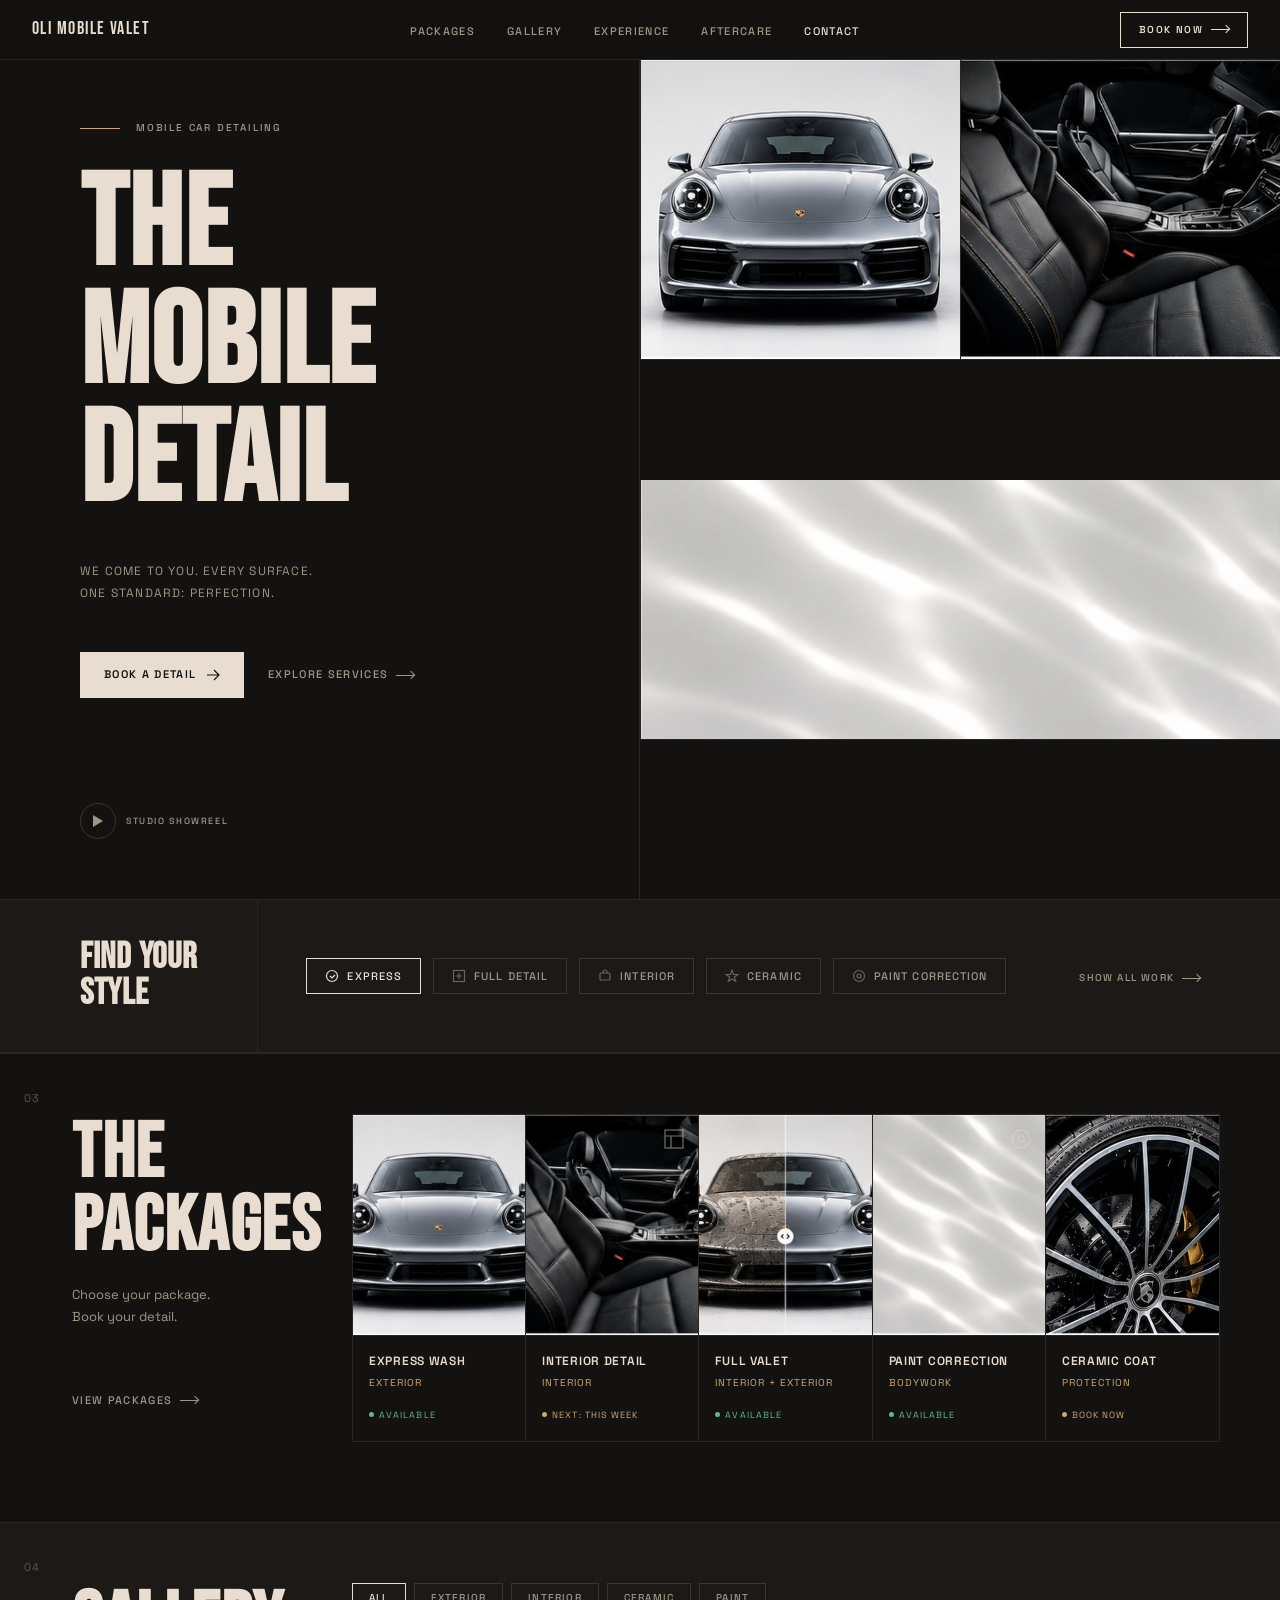
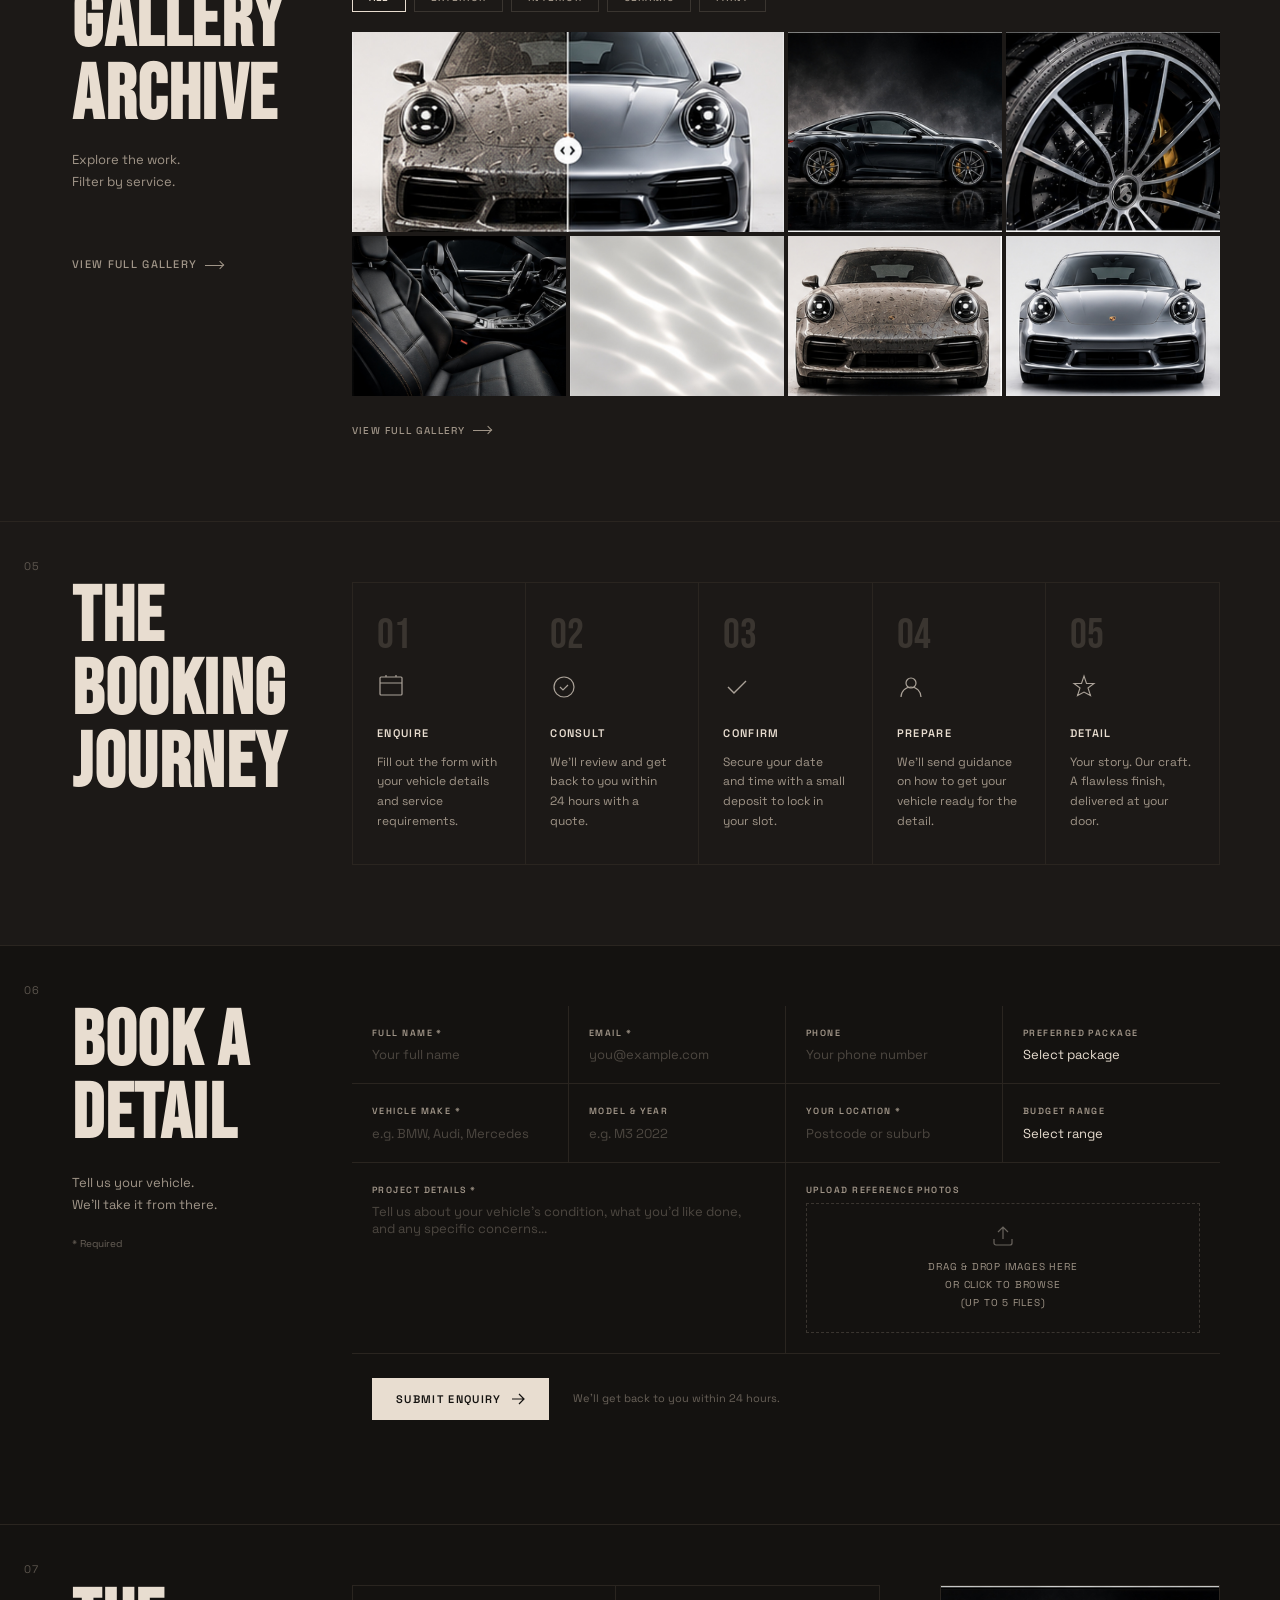
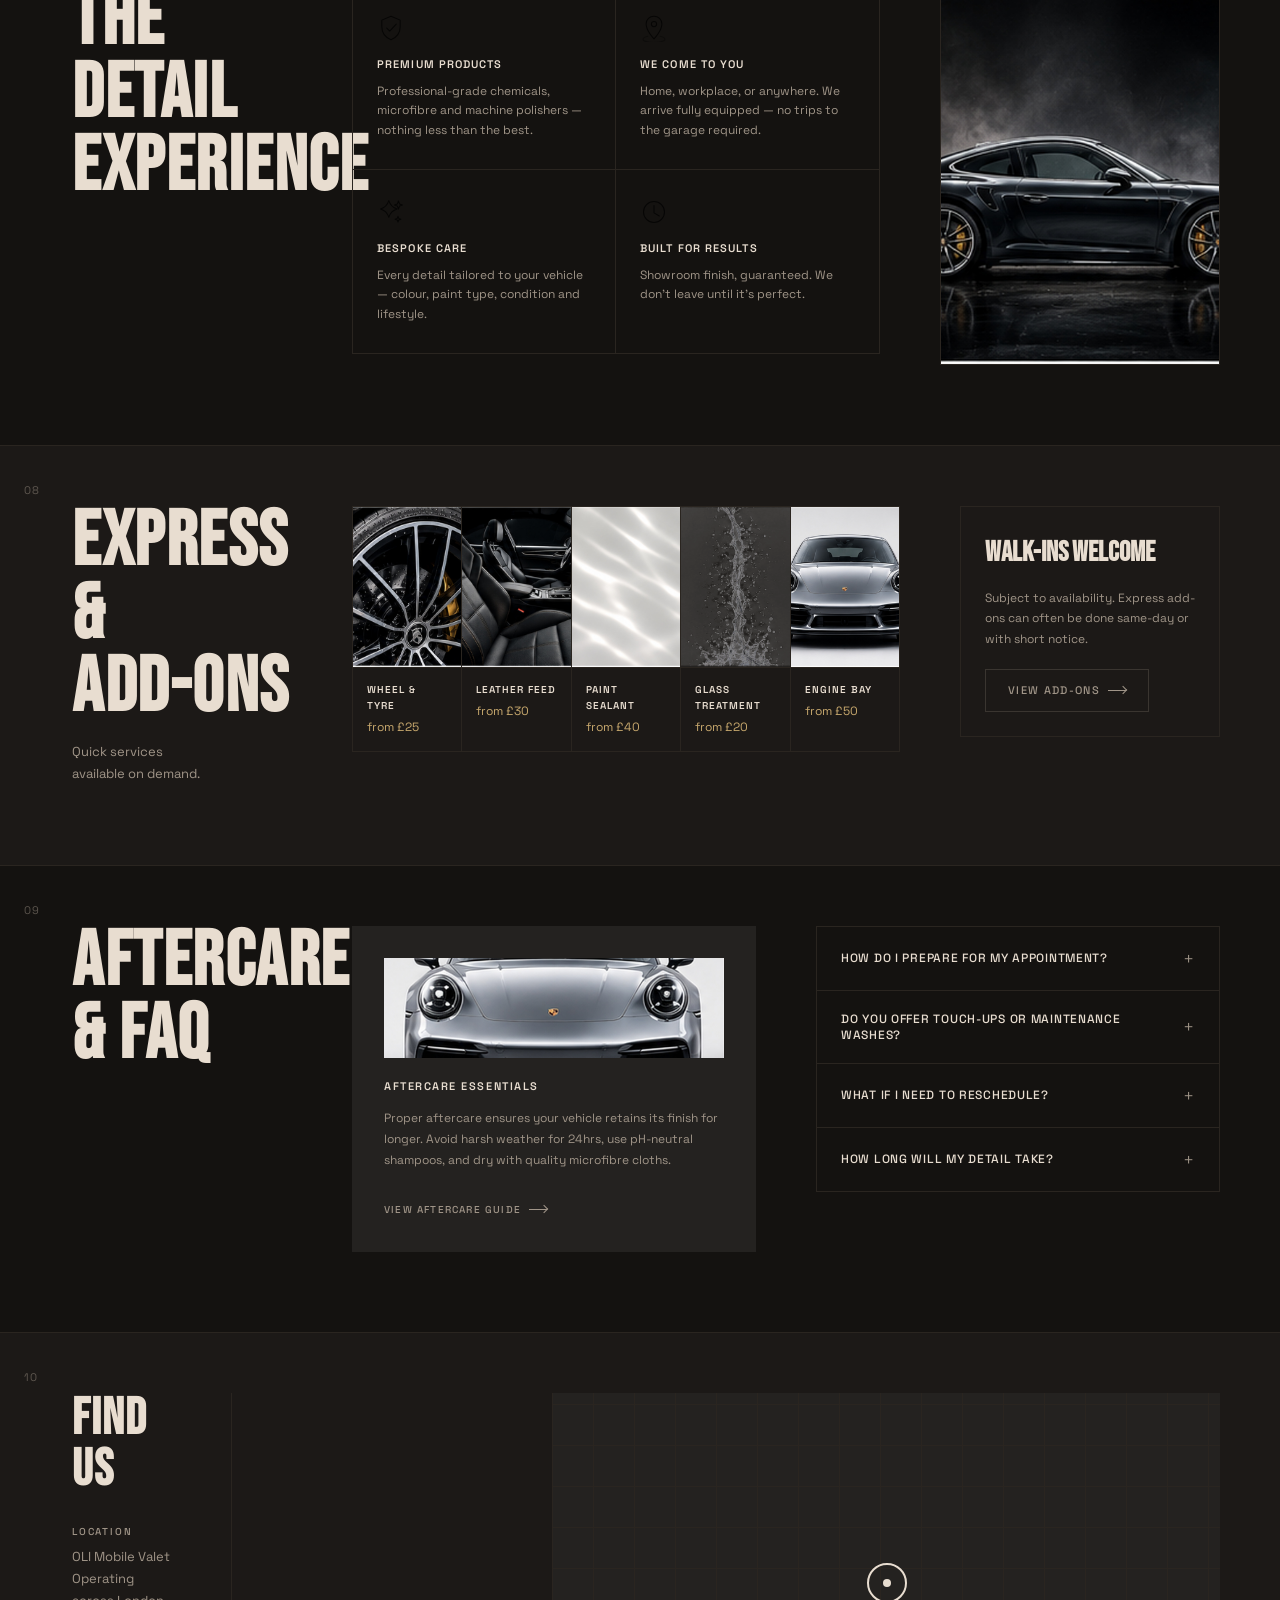
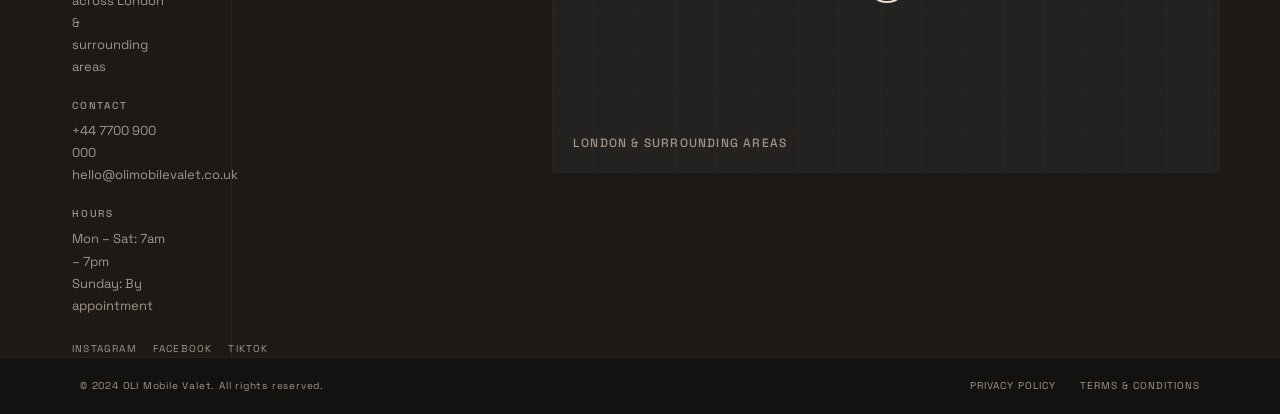
<file: index-v3.html>
<!DOCTYPE html>
<html lang="en">
<head>
  <meta charset="UTF-8" />
  <meta name="viewport" content="width=device-width, initial-scale=1.0" />
  <title>OLI Mobile Valet — Premium Mobile Car Detailing</title>
  <meta name="description" content="Professional mobile car detailing at your home or workplace. OLI Mobile Valet brings showroom results wherever you are." />
  <link rel="preconnect" href="https://fonts.googleapis.com" />
  <link rel="preconnect" href="https://fonts.gstatic.com" crossorigin />
  <link href="https://fonts.googleapis.com/css2?family=Bebas+Neue&family=Space+Grotesk:wght@300;400;500;600;700&display=swap" rel="stylesheet" />
  <style>
    /* ── RESET & BASE ── */
    *, *::before, *::after { box-sizing: border-box; margin: 0; padding: 0; }
    :root {
      --bg:        #141210;
      --bg2:       #1c1917;
      --bg3:       #242220;
      --cream:     #e8ddd0;
      --cream-dim: #a09588;
      --gold:      #c8a96e;
      --gold-dim:  #6b5a3e;
      --border:    #2a2520;
      --border2:   #3a3530;
      --red:       #e05c3a;
      --font-disp: 'Bebas Neue', sans-serif;
      --font-body: 'Space Grotesk', sans-serif;
    }
    html { scroll-behavior: smooth; }
    body {
      background: var(--bg);
      color: var(--cream);
      font-family: var(--font-body);
      font-size: 16px;
      line-height: 1.6;
      overflow-x: hidden;
    }
    img { display: block; width: 100%; height: 100%; object-fit: cover; }
    a { color: inherit; text-decoration: none; }
    button { font-family: var(--font-body); cursor: pointer; border: none; background: none; }

    /* ── SCROLLBAR ── */
    ::-webkit-scrollbar { width: 4px; }
    ::-webkit-scrollbar-track { background: var(--bg); }
    ::-webkit-scrollbar-thumb { background: var(--gold-dim); }

    /* ── SECTION WRAPPER ── */
    .section-wrap {
      display: grid;
      grid-template-columns: 72px 1fr;
      border-top: 1px solid var(--border);
      position: relative;
    }
    .section-num {
      font-family: var(--font-body);
      font-size: 11px;
      font-weight: 400;
      color: var(--cream-dim);
      letter-spacing: 0.08em;
      padding: 36px 0 0 24px;
      opacity: 0.5;
    }
    .section-inner { padding: 60px 60px 80px 0; }

    /* ── TYPOGRAPHY ── */
    .disp-xl {
      font-family: var(--font-disp);
      font-size: clamp(72px, 10vw, 140px);
      line-height: 0.92;
      letter-spacing: 0.01em;
      text-transform: uppercase;
    }
    .disp-lg {
      font-family: var(--font-disp);
      font-size: clamp(48px, 6vw, 80px);
      line-height: 0.95;
      letter-spacing: 0.02em;
      text-transform: uppercase;
    }
    .disp-md {
      font-family: var(--font-disp);
      font-size: clamp(32px, 4vw, 52px);
      line-height: 1;
      letter-spacing: 0.02em;
      text-transform: uppercase;
    }
    .label {
      font-size: 10px;
      font-weight: 500;
      letter-spacing: 0.18em;
      text-transform: uppercase;
      color: var(--cream-dim);
    }
    .body-sm { font-size: 13px; line-height: 1.7; color: var(--cream-dim); }

    /* ── BUTTONS ── */
    .btn-primary {
      display: inline-flex;
      align-items: center;
      gap: 10px;
      padding: 14px 24px;
      background: var(--cream);
      color: var(--bg);
      font-family: var(--font-body);
      font-size: 11px;
      font-weight: 600;
      letter-spacing: 0.12em;
      text-transform: uppercase;
      transition: background 0.2s, color 0.2s;
    }
    .btn-primary:hover { background: var(--gold); }
    .btn-primary svg { width: 14px; height: 14px; }

    .btn-outline {
      display: inline-flex;
      align-items: center;
      gap: 8px;
      padding: 12px 22px;
      border: 1px solid var(--border2);
      color: var(--cream-dim);
      font-size: 11px;
      font-weight: 500;
      letter-spacing: 0.12em;
      text-transform: uppercase;
      transition: border-color 0.2s, color 0.2s;
    }
    .btn-outline:hover { border-color: var(--cream-dim); color: var(--cream); }
    .btn-ghost {
      font-size: 11px;
      font-weight: 500;
      letter-spacing: 0.12em;
      text-transform: uppercase;
      color: var(--cream-dim);
      display: inline-flex;
      align-items: center;
      gap: 8px;
      transition: color 0.2s;
    }
    .btn-ghost:hover { color: var(--cream); }
    .arrow-icon {
      display: inline-block;
      width: 18px;
      height: 1px;
      background: currentColor;
      position: relative;
      vertical-align: middle;
    }
    .arrow-icon::after {
      content: '';
      position: absolute;
      right: 0; top: -3px;
      width: 6px; height: 6px;
      border-top: 1px solid currentColor;
      border-right: 1px solid currentColor;
      transform: rotate(45deg);
    }

    /* ══════════════════════════════
       01 — NAV
    ══════════════════════════════ */
    .site-nav {
      position: fixed;
      top: 0; left: 0; right: 0;
      z-index: 100;
      display: flex;
      align-items: center;
      justify-content: space-between;
      padding: 0 32px;
      height: 60px;
      background: rgba(20,18,16,0.92);
      backdrop-filter: blur(12px);
      border-bottom: 1px solid var(--border);
    }
    .nav-logo {
      font-family: var(--font-disp);
      font-size: 18px;
      letter-spacing: 0.08em;
      color: var(--cream);
    }
    .nav-links {
      display: flex;
      gap: 32px;
      list-style: none;
    }
    .nav-links a {
      font-size: 11px;
      font-weight: 500;
      letter-spacing: 0.12em;
      text-transform: uppercase;
      color: var(--cream-dim);
      transition: color 0.2s;
    }
    .nav-links a:hover { color: var(--cream); }
    .nav-cta {
      display: inline-flex;
      align-items: center;
      gap: 8px;
      padding: 9px 18px;
      border: 1px solid var(--cream);
      font-size: 10px;
      font-weight: 600;
      letter-spacing: 0.14em;
      text-transform: uppercase;
      color: var(--cream);
      transition: background 0.2s, color 0.2s;
    }
    .nav-cta:hover { background: var(--cream); color: var(--bg); }
    .nav-mobile-toggle { display: none; background: none; border: none; color: var(--cream); }

    /* ══════════════════════════════
       01 — HERO
    ══════════════════════════════ */
    .hero {
      padding-top: 60px;
      min-height: 100vh;
      display: grid;
      grid-template-columns: 1fr 1fr;
      border-bottom: 1px solid var(--border);
    }
    .hero-left {
      display: flex;
      flex-direction: column;
      justify-content: space-between;
      padding: 60px 40px 60px 80px;
      border-right: 1px solid var(--border);
    }
    .hero-eyebrow {
      display: flex;
      align-items: center;
      gap: 16px;
      margin-bottom: 32px;
    }
    .hero-eyebrow-line {
      width: 40px; height: 1px;
      background: var(--gold);
    }
    .hero-heading { margin-bottom: 40px; }
    .hero-sub {
      font-size: 12px;
      font-weight: 400;
      letter-spacing: 0.1em;
      text-transform: uppercase;
      color: var(--cream-dim);
      margin-bottom: 48px;
      line-height: 1.8;
    }
    .hero-actions {
      display: flex;
      align-items: center;
      gap: 24px;
      flex-wrap: wrap;
    }
    .hero-bottom {
      display: flex;
      align-items: center;
      gap: 10px;
      margin-top: 80px;
    }
    .hero-reel-btn {
      width: 36px; height: 36px;
      border: 1px solid var(--border2);
      border-radius: 50%;
      display: flex;
      align-items: center;
      justify-content: center;
      color: var(--cream-dim);
      font-size: 10px;
      transition: border-color 0.2s;
    }
    .hero-reel-btn:hover { border-color: var(--cream-dim); }

    .hero-right {
      display: grid;
      grid-template-columns: 1fr 1fr;
      grid-template-rows: 1fr 1fr;
      gap: 0;
    }
    .hero-img-cell {
      overflow: hidden;
      border-left: 1px solid var(--border);
      border-bottom: 1px solid var(--border);
    }
    .hero-img-cell img {
      transition: transform 0.6s ease;
    }
    .hero-img-cell:hover img { transform: scale(1.04); }
    .hero-img-cell:nth-child(1) { grid-column: 1 / 2; grid-row: 1; height: 300px; }
    .hero-img-cell:nth-child(2) { grid-column: 2 / 3; grid-row: 1; height: 300px; }
    .hero-img-cell:nth-child(3) { grid-column: 1 / 3; grid-row: 2; height: 260px; }

    .hero-badge {
      position: absolute;
      bottom: 80px; right: 80px;
      width: 80px; height: 80px;
    }
    .hero-badge-circle {
      width: 80px; height: 80px;
      border: 1px solid var(--border2);
      border-radius: 50%;
      display: flex;
      flex-direction: column;
      align-items: center;
      justify-content: center;
      font-size: 8px;
      letter-spacing: 0.12em;
      text-transform: uppercase;
      color: var(--cream-dim);
      text-align: center;
      line-height: 1.6;
    }

    /* ══════════════════════════════
       02 — SERVICES FILTER
    ══════════════════════════════ */
    .filter-section {
      border-bottom: 1px solid var(--border);
      background: var(--bg2);
    }
    .filter-inner {
      display: flex;
      align-items: center;
      justify-content: space-between;
      padding: 0 80px;
    }
    .filter-heading {
      flex-shrink: 0;
      padding: 40px 60px 40px 0;
      border-right: 1px solid var(--border);
      margin-right: 48px;
    }
    .filter-tabs {
      display: flex;
      gap: 12px;
      flex-wrap: wrap;
      flex: 1;
      padding: 40px 0;
    }
    .filter-tab {
      display: flex;
      align-items: center;
      gap: 8px;
      padding: 10px 18px;
      border: 1px solid var(--border2);
      font-size: 11px;
      font-weight: 500;
      letter-spacing: 0.1em;
      text-transform: uppercase;
      color: var(--cream-dim);
      background: transparent;
      transition: all 0.2s;
      cursor: pointer;
    }
    .filter-tab:hover, .filter-tab.active {
      border-color: var(--cream);
      color: var(--cream);
    }
    .filter-tab svg { width: 14px; height: 14px; opacity: 0.6; }
    .filter-tab.active svg { opacity: 1; }
    .filter-show-all {
      flex-shrink: 0;
      margin-left: 24px;
    }

    /* ══════════════════════════════
       03 — PACKAGES
    ══════════════════════════════ */
    .packages-section .section-inner {
      display: grid;
      grid-template-columns: 220px 1fr;
      gap: 60px;
    }
    .packages-left { padding-top: 4px; }
    .packages-left .disp-lg { margin-bottom: 20px; }
    .packages-left .body-sm { margin-bottom: 32px; }
    .packages-grid {
      display: grid;
      grid-template-columns: repeat(5, 1fr);
      gap: 0;
      border: 1px solid var(--border);
    }
    .pkg-card {
      border-right: 1px solid var(--border);
      overflow: hidden;
      position: relative;
      cursor: pointer;
      transition: background 0.2s;
    }
    .pkg-card:last-child { border-right: none; }
    .pkg-card:hover { background: var(--bg3); }
    .pkg-img {
      height: 220px;
      overflow: hidden;
    }
    .pkg-img img { transition: transform 0.5s ease; }
    .pkg-card:hover .pkg-img img { transform: scale(1.06); }
    .pkg-info {
      padding: 16px;
      border-top: 1px solid var(--border);
    }
    .pkg-name {
      font-family: var(--font-body);
      font-size: 12px;
      font-weight: 600;
      letter-spacing: 0.06em;
      text-transform: uppercase;
      margin-bottom: 4px;
    }
    .pkg-type {
      font-size: 10px;
      color: var(--gold);
      letter-spacing: 0.1em;
      text-transform: uppercase;
      margin-bottom: 8px;
    }
    .pkg-status {
      display: inline-flex;
      align-items: center;
      gap: 5px;
      font-size: 9px;
      letter-spacing: 0.12em;
      text-transform: uppercase;
    }
    .pkg-status-dot {
      width: 5px; height: 5px;
      border-radius: 50%;
    }
    .pkg-status-dot.available { background: #5cba8f; }
    .pkg-status-dot.next { background: var(--gold); }
    .pkg-status.available { color: #5cba8f; }
    .pkg-status.next { color: var(--gold); }
    .pkg-icon {
      position: absolute;
      top: 12px; right: 12px;
      width: 24px; height: 24px;
      opacity: 0.5;
    }

    /* ══════════════════════════════
       04 — GALLERY
    ══════════════════════════════ */
    .gallery-section .section-inner {
      display: grid;
      grid-template-columns: 220px 1fr;
      gap: 60px;
    }
    .gallery-left { padding-top: 4px; }
    .gallery-left .disp-lg { margin-bottom: 16px; }
    .gallery-left .body-sm { margin-bottom: 32px; }
    .gallery-right { display: flex; flex-direction: column; gap: 0; }
    .gallery-filter-row {
      display: flex;
      gap: 8px;
      flex-wrap: wrap;
      margin-bottom: 20px;
    }
    .gal-tab {
      padding: 7px 16px;
      border: 1px solid var(--border2);
      font-size: 10px;
      font-weight: 500;
      letter-spacing: 0.12em;
      text-transform: uppercase;
      color: var(--cream-dim);
      background: none;
      cursor: pointer;
      transition: all 0.2s;
    }
    .gal-tab:hover, .gal-tab.active {
      border-color: var(--cream);
      color: var(--cream);
    }
    .gallery-grid {
      display: grid;
      grid-template-columns: repeat(4, 1fr);
      grid-template-rows: 200px 160px;
      gap: 4px;
    }
    .gal-cell {
      overflow: hidden;
    }
    .gal-cell img { transition: transform 0.5s ease; }
    .gal-cell:hover img { transform: scale(1.06); }
    .gal-cell:nth-child(1) { grid-column: 1 / 3; }
    .gallery-bottom { margin-top: 20px; }

    /* ══════════════════════════════
       05 — BOOKING JOURNEY
    ══════════════════════════════ */
    .journey-section {
      background: var(--bg2);
    }
    .journey-section .section-inner {
      display: grid;
      grid-template-columns: 220px 1fr;
      gap: 60px;
    }
    .journey-steps {
      display: grid;
      grid-template-columns: repeat(5, 1fr);
      gap: 0;
      border: 1px solid var(--border);
    }
    .journey-step {
      padding: 32px 24px;
      border-right: 1px solid var(--border);
      position: relative;
    }
    .journey-step:last-child { border-right: none; }
    .step-num {
      font-family: var(--font-disp);
      font-size: 42px;
      color: var(--border2);
      line-height: 1;
      margin-bottom: 16px;
    }
    .step-icon {
      width: 28px; height: 28px;
      margin-bottom: 16px;
      opacity: 0.7;
    }
    .step-title {
      font-size: 11px;
      font-weight: 600;
      letter-spacing: 0.12em;
      text-transform: uppercase;
      margin-bottom: 10px;
    }
    .step-desc { font-size: 12px; color: var(--cream-dim); line-height: 1.65; }

    /* ══════════════════════════════
       06 — BOOKING FORM
    ══════════════════════════════ */
    .form-section .section-inner {
      display: grid;
      grid-template-columns: 220px 1fr;
      gap: 60px;
    }
    .form-left .disp-lg { margin-bottom: 20px; }
    .form-left .body-sm { margin-bottom: 12px; }
    .form-left .required-note {
      font-size: 10px;
      color: var(--cream-dim);
      opacity: 0.6;
      margin-top: 20px;
    }
    .booking-form { display: flex; flex-direction: column; gap: 0; }
    .form-row {
      display: grid;
      grid-template-columns: repeat(4, 1fr);
      border-bottom: 1px solid var(--border);
    }
    .form-field {
      padding: 20px 20px;
      border-right: 1px solid var(--border);
      display: flex;
      flex-direction: column;
      gap: 6px;
    }
    .form-field:last-child { border-right: none; }
    .form-field label {
      font-size: 9px;
      font-weight: 600;
      letter-spacing: 0.16em;
      text-transform: uppercase;
      color: var(--cream-dim);
    }
    .form-field input,
    .form-field select,
    .form-field textarea {
      background: transparent;
      border: none;
      color: var(--cream);
      font-family: var(--font-body);
      font-size: 13px;
      outline: none;
      width: 100%;
      appearance: none;
      -webkit-appearance: none;
    }
    .form-field select { cursor: pointer; }
    .form-field input::placeholder,
    .form-field textarea::placeholder { color: var(--cream-dim); opacity: 0.4; }
    .form-field select option { background: var(--bg2); color: var(--cream); }
    .form-row.tall .form-field { min-height: 120px; }
    .form-row.tall .form-field textarea { resize: none; flex: 1; }
    .upload-zone {
      display: flex;
      flex-direction: column;
      align-items: center;
      justify-content: center;
      border: 1px dashed var(--border2);
      padding: 20px;
      text-align: center;
      cursor: pointer;
      transition: border-color 0.2s;
      flex: 1;
    }
    .upload-zone:hover { border-color: var(--cream-dim); }
    .upload-zone p {
      font-size: 10px;
      letter-spacing: 0.08em;
      text-transform: uppercase;
      color: var(--cream-dim);
      line-height: 1.8;
    }
    .form-submit-row {
      padding: 24px 20px;
      display: flex;
      align-items: center;
      gap: 24px;
    }
    .form-note {
      font-size: 11px;
      color: var(--cream-dim);
      opacity: 0.6;
    }
    .form-row.span-2 { grid-template-columns: 1fr 1fr; }

    /* ══════════════════════════════
       07 — EXPERIENCE
    ══════════════════════════════ */
    .experience-section .section-inner {
      display: grid;
      grid-template-columns: 220px 1fr 280px;
      gap: 60px;
      align-items: start;
    }
    .exp-pillars {
      display: grid;
      grid-template-columns: repeat(2, 1fr);
      gap: 0;
      border: 1px solid var(--border);
    }
    .exp-pillar {
      padding: 28px 24px;
      border-right: 1px solid var(--border);
      border-bottom: 1px solid var(--border);
    }
    .exp-pillar:nth-child(2n) { border-right: none; }
    .exp-pillar:nth-child(3),
    .exp-pillar:nth-child(4) { border-bottom: none; }
    .exp-pillar-icon { width: 28px; height: 28px; margin-bottom: 14px; opacity: 0.7; }
    .exp-pillar-title {
      font-size: 11px;
      font-weight: 600;
      letter-spacing: 0.1em;
      text-transform: uppercase;
      margin-bottom: 8px;
    }
    .exp-pillar-desc { font-size: 12px; color: var(--cream-dim); line-height: 1.65; }
    .exp-img {
      height: 380px;
      overflow: hidden;
      border: 1px solid var(--border);
    }
    .exp-img img { height: 100%; }

    /* ══════════════════════════════
       08 — EXPRESS
    ══════════════════════════════ */
    .express-section {
      background: var(--bg2);
    }
    .express-section .section-inner {
      display: grid;
      grid-template-columns: 220px 1fr 260px;
      gap: 60px;
      align-items: start;
    }
    .express-grid {
      display: flex;
      gap: 0;
      border: 1px solid var(--border);
    }
    .express-item {
      flex: 1;
      overflow: hidden;
      border-right: 1px solid var(--border);
      position: relative;
    }
    .express-item:last-child { border-right: none; }
    .express-item-img {
      height: 160px;
      overflow: hidden;
      background: var(--bg3);
      display: flex;
      align-items: center;
      justify-content: center;
    }
    .express-item-img img {
      width: 100%;
      height: 100%;
      object-fit: cover;
      transition: transform 0.4s;
    }
    .express-item:hover .express-item-img img { transform: scale(1.08); }
    .express-item-info { padding: 14px 14px; border-top: 1px solid var(--border); }
    .express-item-name {
      font-size: 10px;
      font-weight: 600;
      letter-spacing: 0.1em;
      text-transform: uppercase;
      margin-bottom: 4px;
    }
    .express-item-price { font-size: 12px; color: var(--gold); }
    .express-right {
      padding: 24px;
      border: 1px solid var(--border);
    }
    .express-right h3 {
      font-family: var(--font-disp);
      font-size: 28px;
      text-transform: uppercase;
      margin-bottom: 12px;
    }
    .express-right p { font-size: 12px; color: var(--cream-dim); margin-bottom: 20px; line-height: 1.7; }

    /* ══════════════════════════════
       09 — AFTERCARE & FAQ
    ══════════════════════════════ */
    .faq-section .section-inner {
      display: grid;
      grid-template-columns: 220px 1fr 1fr;
      gap: 60px;
    }
    .aftercare-card {
      background: var(--bg3);
      padding: 32px;
    }
    .aftercare-title {
      font-size: 11px;
      font-weight: 600;
      letter-spacing: 0.14em;
      text-transform: uppercase;
      margin-bottom: 12px;
    }
    .aftercare-body { font-size: 12px; color: var(--cream-dim); line-height: 1.75; margin-bottom: 24px; }
    .aftercare-img {
      height: 100px;
      background: var(--bg2);
      margin-bottom: 20px;
      overflow: hidden;
    }
    .faq-list { border: 1px solid var(--border); }
    .faq-item {
      border-bottom: 1px solid var(--border);
    }
    .faq-item:last-child { border-bottom: none; }
    .faq-question {
      width: 100%;
      display: flex;
      align-items: center;
      justify-content: space-between;
      padding: 20px 24px;
      font-size: 12px;
      font-weight: 500;
      letter-spacing: 0.06em;
      text-transform: uppercase;
      text-align: left;
      color: var(--cream);
      background: none;
      border: none;
      cursor: pointer;
      transition: color 0.2s;
    }
    .faq-question:hover { color: var(--gold); }
    .faq-plus {
      font-size: 18px;
      font-weight: 300;
      color: var(--cream-dim);
      flex-shrink: 0;
      transition: transform 0.3s;
    }
    .faq-item.open .faq-plus { transform: rotate(45deg); }
    .faq-answer {
      display: none;
      padding: 0 24px 20px;
      font-size: 12px;
      color: var(--cream-dim);
      line-height: 1.75;
    }
    .faq-item.open .faq-answer { display: block; }

    /* ══════════════════════════════
       10 — CONTACT / FIND US
    ══════════════════════════════ */
    .contact-section {
      background: var(--bg2);
    }
    .contact-section .section-inner {
      display: grid;
      grid-template-columns: 220px 260px 1fr;
      gap: 0;
      padding-bottom: 0;
    }
    .contact-info { padding-right: 60px; border-right: 1px solid var(--border); margin-right: 60px; }
    .contact-info .disp-md { margin-bottom: 28px; }
    .contact-detail {
      margin-bottom: 20px;
    }
    .contact-detail .label { margin-bottom: 6px; display: block; }
    .contact-detail p {
      font-size: 13px;
      color: var(--cream-dim);
      line-height: 1.7;
    }
    .contact-social {
      display: flex;
      gap: 16px;
      margin-top: 24px;
    }
    .contact-social a {
      font-size: 10px;
      letter-spacing: 0.12em;
      text-transform: uppercase;
      color: var(--cream-dim);
      transition: color 0.2s;
    }
    .contact-social a:hover { color: var(--cream); }
    .contact-map {
      grid-column: 3;
      height: 380px;
      background: var(--bg3);
      position: relative;
      overflow: hidden;
      border-left: 1px solid var(--border);
    }
    .map-placeholder {
      width: 100%;
      height: 100%;
      background: repeating-linear-gradient(
        0deg,
        transparent,
        transparent 40px,
        var(--border) 40px,
        var(--border) 41px
      ),
      repeating-linear-gradient(
        90deg,
        transparent,
        transparent 40px,
        var(--border) 40px,
        var(--border) 41px
      );
      display: flex;
      align-items: center;
      justify-content: center;
      position: relative;
    }
    .map-pin {
      width: 40px; height: 40px;
      border: 2px solid var(--cream);
      border-radius: 50%;
      display: flex;
      align-items: center;
      justify-content: center;
    }
    .map-pin::after {
      content: '';
      width: 8px; height: 8px;
      border-radius: 50%;
      background: var(--cream);
    }
    .map-label {
      position: absolute;
      bottom: 20px; left: 20px;
      font-size: 12px;
      font-weight: 500;
      letter-spacing: 0.1em;
      text-transform: uppercase;
      color: var(--cream-dim);
    }

    /* ══════════════════════════════
       FOOTER
    ══════════════════════════════ */
    .site-footer {
      border-top: 1px solid var(--border);
      padding: 20px 80px;
      display: flex;
      align-items: center;
      justify-content: space-between;
    }
    .footer-copy { font-size: 10px; color: var(--cream-dim); letter-spacing: 0.08em; }
    .footer-links {
      display: flex;
      gap: 24px;
    }
    .footer-links a {
      font-size: 10px;
      letter-spacing: 0.1em;
      text-transform: uppercase;
      color: var(--cream-dim);
      transition: color 0.2s;
    }
    .footer-links a:hover { color: var(--cream); }

    /* ══════════════════════════════
       MOBILE
    ══════════════════════════════ */
    @media (max-width: 900px) {
      .section-wrap { grid-template-columns: 48px 1fr; }
      .section-num { padding-left: 14px; font-size: 10px; }
      .section-inner { padding: 40px 24px 60px 0; }
      .nav-links { display: none; }
      .nav-mobile-toggle { display: block; }
      .hero { grid-template-columns: 1fr; min-height: auto; }
      .hero-left { padding: 40px 24px; border-right: none; }
      .hero-right {
        grid-template-columns: 1fr 1fr;
        grid-template-rows: 200px 160px;
      }
      .hero-img-cell:nth-child(3) { height: 160px; }
      .filter-inner { padding: 0 24px; flex-direction: column; align-items: flex-start; gap: 0; }
      .filter-heading { border-right: none; padding: 24px 0 16px; margin: 0; }
      .filter-tabs { padding: 16px 0; }
      .packages-section .section-inner,
      .gallery-section .section-inner,
      .journey-section .section-inner,
      .form-section .section-inner,
      .experience-section .section-inner,
      .express-section .section-inner,
      .faq-section .section-inner,
      .contact-section .section-inner { grid-template-columns: 1fr; gap: 32px; }
      .packages-grid { grid-template-columns: repeat(2, 1fr); }
      .pkg-card:nth-child(2) { border-right: none; }
      .pkg-card:nth-child(3) { border-right: 1px solid var(--border); border-top: 1px solid var(--border); }
      .pkg-card:nth-child(4) { border-right: none; border-top: 1px solid var(--border); }
      .pkg-card:nth-child(5) { border-right: none; border-top: 1px solid var(--border); grid-column: 1/3; }
      .gallery-grid { grid-template-columns: 1fr 1fr; grid-template-rows: 160px 160px; }
      .gal-cell:nth-child(1) { grid-column: 1 / 3; }
      .journey-steps { grid-template-columns: 1fr; }
      .journey-step { border-right: none; border-bottom: 1px solid var(--border); }
      .journey-step:last-child { border-bottom: none; }
      .form-row { grid-template-columns: 1fr 1fr; }
      .form-row.span-2 { grid-template-columns: 1fr; }
      .exp-pillars { grid-template-columns: 1fr; }
      .exp-pillar { border-right: none; }
      .exp-pillar:nth-child(3) { border-bottom: 1px solid var(--border); }
      .exp-img { display: none; }
      .express-grid { flex-direction: column; }
      .express-item { border-right: none; border-bottom: 1px solid var(--border); }
      .contact-section .section-inner { grid-template-columns: 1fr; }
      .contact-map { height: 240px; }
      .site-footer { padding: 16px 24px; flex-direction: column; gap: 12px; text-align: center; }
    }
  </style>
</head>
<body>

<!-- ══ NAV ══ -->
<nav class="site-nav" role="navigation" aria-label="Main navigation">
  <a href="#" class="nav-logo" aria-label="OLI Mobile Valet — home">OLI MOBILE VALET</a>
  <ul class="nav-links">
    <li><a href="#packages">Packages</a></li>
    <li><a href="#gallery">Gallery</a></li>
    <li><a href="#experience">Experience</a></li>
    <li><a href="#aftercare">Aftercare</a></li>
    <li><a href="#contact">Contact</a></li>
  </ul>
  <a href="#book" class="nav-cta">
    Book Now
    <span class="arrow-icon" aria-hidden="true"></span>
  </a>
  <button class="nav-mobile-toggle" aria-label="Open menu">
    <svg width="22" height="16" viewBox="0 0 22 16" fill="none">
      <line x1="0" y1="1" x2="22" y2="1" stroke="currentColor" stroke-width="1.5"/>
      <line x1="0" y1="8" x2="22" y2="8" stroke="currentColor" stroke-width="1.5"/>
      <line x1="0" y1="15" x2="22" y2="15" stroke="currentColor" stroke-width="1.5"/>
    </svg>
  </button>
</nav>

<!-- ══ 01 HERO ══ -->
<section class="hero" aria-label="Hero">
  <div class="hero-left">
    <div>
      <div class="hero-eyebrow">
        <div class="hero-eyebrow-line" aria-hidden="true"></div>
        <span class="label">Mobile Car Detailing</span>
      </div>
      <div class="hero-heading">
        <h1 class="disp-xl">THE<br>MOBILE<br>DETAIL</h1>
      </div>
      <p class="hero-sub">
        We come to you. Every surface.<br>
        One standard: perfection.
      </p>
      <div class="hero-actions">
        <a href="#book" class="btn-primary">
          Book a Detail
          <svg viewBox="0 0 14 14" fill="none" xmlns="http://www.w3.org/2000/svg" aria-hidden="true">
            <path d="M1 7h12M8 2l5 5-5 5" stroke="currentColor" stroke-width="1.2"/>
          </svg>
        </a>
        <a href="#packages" class="btn-ghost">
          Explore Services
          <span class="arrow-icon" aria-hidden="true"></span>
        </a>
      </div>
    </div>
    <div class="hero-bottom">
      <button class="hero-reel-btn" aria-label="Watch showreel">
        <svg width="10" height="12" viewBox="0 0 10 12" fill="currentColor" aria-hidden="true">
          <path d="M0 0l10 6-10 6V0z"/>
        </svg>
      </button>
      <span class="label" style="font-size:9px;">Studio Showreel</span>
    </div>
  </div>

  <div class="hero-right" aria-hidden="true">
    <div class="hero-img-cell">
      <img src="02_hero_clean_front.jpg" alt="Freshly detailed car — gleaming clean exterior" loading="eager" />
    </div>
    <div class="hero-img-cell">
      <img src="07_interior_detail.jpg" alt="Interior detail — spotless cabin" loading="eager" />
    </div>
    <div class="hero-img-cell">
      <img src="05_paint_reflection_overlay.jpg" alt="Paint correction — mirror-like reflection" loading="lazy" />
    </div>
  </div>
</section>

<!-- ══ 02 FIND YOUR SERVICE ══ -->
<div class="filter-section" id="services">
  <div class="filter-inner">
    <div class="filter-heading">
      <h2 class="disp-md" style="font-size:36px;">FIND YOUR<br>STYLE</h2>
    </div>
    <div class="filter-tabs" role="tablist" aria-label="Service categories">
      <button class="filter-tab active" role="tab" aria-selected="true" data-filter="express">
        <svg viewBox="0 0 14 14" fill="none" xmlns="http://www.w3.org/2000/svg" aria-hidden="true">
          <circle cx="7" cy="7" r="5.5" stroke="currentColor" stroke-width="1.2"/>
          <path d="M5 7l2 2 3-3" stroke="currentColor" stroke-width="1.2"/>
        </svg>
        Express
      </button>
      <button class="filter-tab" role="tab" aria-selected="false" data-filter="full">
        <svg viewBox="0 0 14 14" fill="none" xmlns="http://www.w3.org/2000/svg" aria-hidden="true">
          <rect x="1.5" y="1.5" width="11" height="11" stroke="currentColor" stroke-width="1.2"/>
          <path d="M4 7h6M7 4v6" stroke="currentColor" stroke-width="1.2"/>
        </svg>
        Full Detail
      </button>
      <button class="filter-tab" role="tab" aria-selected="false" data-filter="interior">
        <svg viewBox="0 0 14 14" fill="none" xmlns="http://www.w3.org/2000/svg" aria-hidden="true">
          <rect x="2" y="4" width="10" height="7" rx="1" stroke="currentColor" stroke-width="1.2"/>
          <path d="M5 4V3a2 2 0 014 0v1" stroke="currentColor" stroke-width="1.2"/>
        </svg>
        Interior
      </button>
      <button class="filter-tab" role="tab" aria-selected="false" data-filter="ceramic">
        <svg viewBox="0 0 14 14" fill="none" xmlns="http://www.w3.org/2000/svg" aria-hidden="true">
          <path d="M7 1l1.5 4.5H13L9.25 8l1.5 4.5L7 10l-3.75 2.5 1.5-4.5L1 5.5h4.5L7 1z" stroke="currentColor" stroke-width="1.1" fill="none"/>
        </svg>
        Ceramic
      </button>
      <button class="filter-tab" role="tab" aria-selected="false" data-filter="paint">
        <svg viewBox="0 0 14 14" fill="none" xmlns="http://www.w3.org/2000/svg" aria-hidden="true">
          <circle cx="7" cy="7" r="5.5" stroke="currentColor" stroke-width="1.2"/>
          <circle cx="7" cy="7" r="2" stroke="currentColor" stroke-width="1.2"/>
        </svg>
        Paint Correction
      </button>
    </div>
    <div class="filter-show-all">
      <a href="#gallery" class="btn-ghost" style="font-size:10px;">
        Show All Work
        <span class="arrow-icon" aria-hidden="true"></span>
      </a>
    </div>
  </div>
</div>

<!-- ══ 03 PACKAGES ══ -->
<div class="section-wrap packages-section" id="packages">
  <div class="section-num" aria-hidden="true">03</div>
  <div class="section-inner">
    <div class="packages-left">
      <h2 class="disp-lg">THE<br>PACKAGES</h2>
      <p class="body-sm">Choose your package.<br>Book your detail.</p>
      <br/>
      <a href="#book" class="btn-ghost">View Packages <span class="arrow-icon" aria-hidden="true"></span></a>
    </div>
    <div class="packages-grid" role="list" aria-label="Service packages">
      <!-- Package 1 -->
      <article class="pkg-card" role="listitem">
        <div class="pkg-img">
          <img src="02_hero_clean_front.jpg" alt="Express Wash package" loading="lazy" />
        </div>
        <div class="pkg-info">
          <div class="pkg-name">Express Wash</div>
          <div class="pkg-type">Exterior</div>
          <span class="pkg-status available">
            <span class="pkg-status-dot available" aria-hidden="true"></span>
            Available
          </span>
        </div>
        <svg class="pkg-icon" viewBox="0 0 24 24" fill="none" xmlns="http://www.w3.org/2000/svg" aria-hidden="true">
          <circle cx="12" cy="12" r="10" stroke="currentColor" stroke-width="1.2"/>
          <path d="M8 12l3 3 5-5" stroke="currentColor" stroke-width="1.2"/>
        </svg>
      </article>

      <!-- Package 2 -->
      <article class="pkg-card" role="listitem">
        <div class="pkg-img">
          <img src="07_interior_detail.jpg" alt="Interior Detail package" loading="lazy" />
        </div>
        <div class="pkg-info">
          <div class="pkg-name">Interior Detail</div>
          <div class="pkg-type">Interior</div>
          <span class="pkg-status next">
            <span class="pkg-status-dot next" aria-hidden="true"></span>
            Next: This Week
          </span>
        </div>
        <svg class="pkg-icon" viewBox="0 0 24 24" fill="none" xmlns="http://www.w3.org/2000/svg" aria-hidden="true">
          <rect x="3" y="3" width="18" height="18" stroke="currentColor" stroke-width="1.2"/>
          <path d="M3 9h18M9 9v12" stroke="currentColor" stroke-width="1.2"/>
        </svg>
      </article>

      <!-- Package 3 -->
      <article class="pkg-card" role="listitem">
        <div class="pkg-img">
          <img src="01_hero_before_after_front.jpg" alt="Full Valet package" loading="lazy" />
        </div>
        <div class="pkg-info">
          <div class="pkg-name">Full Valet</div>
          <div class="pkg-type">Interior + Exterior</div>
          <span class="pkg-status available">
            <span class="pkg-status-dot available" aria-hidden="true"></span>
            Available
          </span>
        </div>
        <svg class="pkg-icon" viewBox="0 0 24 24" fill="none" xmlns="http://www.w3.org/2000/svg" aria-hidden="true">
          <path d="M12 2l3 7h7l-5.5 4 2 7L12 16l-6.5 4 2-7L2 9h7L12 2z" stroke="currentColor" stroke-width="1.2"/>
        </svg>
      </article>

      <!-- Package 4 -->
      <article class="pkg-card" role="listitem">
        <div class="pkg-img">
          <img src="05_paint_reflection_overlay.jpg" alt="Paint Correction package" loading="lazy" />
        </div>
        <div class="pkg-info">
          <div class="pkg-name">Paint Correction</div>
          <div class="pkg-type">Bodywork</div>
          <span class="pkg-status available">
            <span class="pkg-status-dot available" aria-hidden="true"></span>
            Available
          </span>
        </div>
        <svg class="pkg-icon" viewBox="0 0 24 24" fill="none" xmlns="http://www.w3.org/2000/svg" aria-hidden="true">
          <circle cx="12" cy="12" r="9" stroke="currentColor" stroke-width="1.2"/>
          <circle cx="12" cy="12" r="3" stroke="currentColor" stroke-width="1.2"/>
        </svg>
      </article>

      <!-- Package 5 -->
      <article class="pkg-card" role="listitem">
        <div class="pkg-img">
          <img src="08_wheel_detail.jpg" alt="Ceramic Coat package" loading="lazy" />
        </div>
        <div class="pkg-info">
          <div class="pkg-name">Ceramic Coat</div>
          <div class="pkg-type">Protection</div>
          <span class="pkg-status next">
            <span class="pkg-status-dot next" aria-hidden="true"></span>
            Book Now
          </span>
        </div>
        <svg class="pkg-icon" viewBox="0 0 24 24" fill="none" xmlns="http://www.w3.org/2000/svg" aria-hidden="true">
          <path d="M12 2l2 5h5l-4 3 1.5 5L12 12l-4.5 3 1.5-5-4-3h5L12 2z" stroke="currentColor" stroke-width="1.2"/>
        </svg>
      </article>
    </div>
  </div>
</div>

<!-- ══ 04 GALLERY ══ -->
<div class="section-wrap gallery-section" id="gallery" style="background:var(--bg2);">
  <div class="section-num" aria-hidden="true">04</div>
  <div class="section-inner">
    <div class="gallery-left">
      <h2 class="disp-lg">GALLERY<br>ARCHIVE</h2>
      <p class="body-sm">Explore the work.<br>Filter by service.</p>
      <br/>
      <a href="#book" class="btn-ghost">View Full Gallery <span class="arrow-icon" aria-hidden="true"></span></a>
    </div>
    <div class="gallery-right">
      <div class="gallery-filter-row" role="tablist" aria-label="Gallery filter">
        <button class="gal-tab active" role="tab" aria-selected="true">All</button>
        <button class="gal-tab" role="tab" aria-selected="false">Exterior</button>
        <button class="gal-tab" role="tab" aria-selected="false">Interior</button>
        <button class="gal-tab" role="tab" aria-selected="false">Ceramic</button>
        <button class="gal-tab" role="tab" aria-selected="false">Paint</button>
      </div>
      <div class="gallery-grid" aria-label="Gallery images">
        <div class="gal-cell">
          <img src="01_hero_before_after_front.jpg" alt="Before and after exterior transformation" loading="lazy" />
        </div>
        <div class="gal-cell">
          <img src="04_side_profile_transformation.jpg" alt="Side profile before and after" loading="lazy" />
        </div>
        <div class="gal-cell">
          <img src="08_wheel_detail.jpg" alt="Wheel and tyre detailing" loading="lazy" />
        </div>
        <div class="gal-cell">
          <img src="07_interior_detail.jpg" alt="Interior detail — dashboard and seats" loading="lazy" />
        </div>
        <div class="gal-cell">
          <img src="05_paint_reflection_overlay.jpg" alt="Paint correction with mirror reflection" loading="lazy" />
        </div>
        <div class="gal-cell">
          <img src="03_hero_dirty_front.jpg" alt="Pre-detail condition" loading="lazy" />
        </div>
        <div class="gal-cell">
          <img src="02_hero_clean_front.jpg" alt="Post-detail exterior" loading="lazy" />
        </div>
      </div>
      <div class="gallery-bottom">
        <a href="#book" class="btn-ghost" style="font-size:10px;">
          View Full Gallery
          <span class="arrow-icon" aria-hidden="true"></span>
        </a>
      </div>
    </div>
  </div>
</div>

<!-- ══ 05 BOOKING JOURNEY ══ -->
<div class="section-wrap journey-section" id="journey">
  <div class="section-num" aria-hidden="true">05</div>
  <div class="section-inner">
    <div>
      <h2 class="disp-lg">THE BOOKING<br>JOURNEY</h2>
    </div>
    <div class="journey-steps" role="list" aria-label="Booking steps">
      <div class="journey-step" role="listitem">
        <div class="step-num" aria-hidden="true">01</div>
        <svg class="step-icon" viewBox="0 0 28 28" fill="none" xmlns="http://www.w3.org/2000/svg" aria-hidden="true">
          <rect x="3" y="4" width="22" height="18" rx="1" stroke="currentColor" stroke-width="1.2"/>
          <path d="M3 10h22M9 4V2M19 4V2" stroke="currentColor" stroke-width="1.2"/>
        </svg>
        <div class="step-title">Enquire</div>
        <p class="step-desc">Fill out the form with your vehicle details and service requirements.</p>
      </div>
      <div class="journey-step" role="listitem">
        <div class="step-num" aria-hidden="true">02</div>
        <svg class="step-icon" viewBox="0 0 28 28" fill="none" xmlns="http://www.w3.org/2000/svg" aria-hidden="true">
          <path d="M14 4a10 10 0 100 20A10 10 0 0014 4z" stroke="currentColor" stroke-width="1.2"/>
          <path d="M10 14l3 3 5-5" stroke="currentColor" stroke-width="1.2"/>
        </svg>
        <div class="step-title">Consult</div>
        <p class="step-desc">We'll review and get back to you within 24 hours with a quote.</p>
      </div>
      <div class="journey-step" role="listitem">
        <div class="step-num" aria-hidden="true">03</div>
        <svg class="step-icon" viewBox="0 0 28 28" fill="none" xmlns="http://www.w3.org/2000/svg" aria-hidden="true">
          <path d="M5 14l6 6L23 8" stroke="currentColor" stroke-width="1.4"/>
        </svg>
        <div class="step-title">Confirm</div>
        <p class="step-desc">Secure your date and time with a small deposit to lock in your slot.</p>
      </div>
      <div class="journey-step" role="listitem">
        <div class="step-num" aria-hidden="true">04</div>
        <svg class="step-icon" viewBox="0 0 28 28" fill="none" xmlns="http://www.w3.org/2000/svg" aria-hidden="true">
          <circle cx="14" cy="10" r="5" stroke="currentColor" stroke-width="1.2"/>
          <path d="M4 24c0-5.523 4.477-10 10-10s10 4.477 10 10" stroke="currentColor" stroke-width="1.2"/>
        </svg>
        <div class="step-title">Prepare</div>
        <p class="step-desc">We'll send guidance on how to get your vehicle ready for the detail.</p>
      </div>
      <div class="journey-step" role="listitem">
        <div class="step-num" aria-hidden="true">05</div>
        <svg class="step-icon" viewBox="0 0 28 28" fill="none" xmlns="http://www.w3.org/2000/svg" aria-hidden="true">
          <path d="M14 3l2.5 7.5H24L18 15l2.5 7.5L14 19l-6.5 3.5L10 15l-6-4.5h7.5L14 3z" stroke="currentColor" stroke-width="1.1"/>
        </svg>
        <div class="step-title">Detail</div>
        <p class="step-desc">Your story. Our craft. A flawless finish, delivered at your door.</p>
      </div>
    </div>
  </div>
</div>

<!-- ══ 06 BOOK A DETAIL ══ -->
<div class="section-wrap form-section" id="book">
  <div class="section-num" aria-hidden="true">06</div>
  <div class="section-inner">
    <div class="form-left">
      <h2 class="disp-lg">BOOK A<br>DETAIL</h2>
      <p class="body-sm">Tell us your vehicle.<br>We'll take it from there.</p>
      <p class="required-note">* Required</p>
    </div>

    <form class="booking-form" aria-label="Booking enquiry form" novalidate>
      <div class="form-row">
        <div class="form-field">
          <label for="full-name">Full Name *</label>
          <input type="text" id="full-name" name="name" placeholder="Your full name" required autocomplete="name" />
        </div>
        <div class="form-field">
          <label for="email">Email *</label>
          <input type="email" id="email" name="email" placeholder="you@example.com" required autocomplete="email" />
        </div>
        <div class="form-field">
          <label for="phone">Phone</label>
          <input type="tel" id="phone" name="phone" placeholder="Your phone number" autocomplete="tel" />
        </div>
        <div class="form-field">
          <label for="preferred-package">Preferred Package</label>
          <select id="preferred-package" name="package">
            <option value="" disabled selected>Select package</option>
            <option>Express Wash</option>
            <option>Interior Detail</option>
            <option>Full Valet</option>
            <option>Paint Correction</option>
            <option>Ceramic Coat</option>
          </select>
        </div>
      </div>

      <div class="form-row">
        <div class="form-field">
          <label for="vehicle-make">Vehicle Make *</label>
          <input type="text" id="vehicle-make" name="make" placeholder="e.g. BMW, Audi, Mercedes" required />
        </div>
        <div class="form-field">
          <label for="vehicle-model">Model & Year</label>
          <input type="text" id="vehicle-model" name="model" placeholder="e.g. M3 2022" />
        </div>
        <div class="form-field">
          <label for="location">Your Location *</label>
          <input type="text" id="location" name="location" placeholder="Postcode or suburb" required autocomplete="postal-code" />
        </div>
        <div class="form-field">
          <label for="budget">Budget Range</label>
          <select id="budget" name="budget">
            <option value="" disabled selected>Select range</option>
            <option>£50 – £100</option>
            <option>£100 – £200</option>
            <option>£200 – £400</option>
            <option>£400+</option>
          </select>
        </div>
      </div>

      <div class="form-row tall span-2">
        <div class="form-field" style="grid-column: 1/2;">
          <label for="project-details">Project Details *</label>
          <textarea id="project-details" name="details" placeholder="Tell us about your vehicle's condition, what you'd like done, and any specific concerns..." rows="5" required></textarea>
        </div>
        <div class="form-field" style="grid-column: 2/3; padding: 20px;">
          <label>Upload Reference Photos</label>
          <div class="upload-zone" role="button" tabindex="0" aria-label="Upload reference photos, up to 5 files">
            <svg width="24" height="24" viewBox="0 0 24 24" fill="none" xmlns="http://www.w3.org/2000/svg" style="opacity:0.4;margin-bottom:10px;" aria-hidden="true">
              <path d="M21 15v4a2 2 0 01-2 2H5a2 2 0 01-2-2v-4M17 8l-5-5-5 5M12 3v12" stroke="currentColor" stroke-width="1.2"/>
            </svg>
            <p>Drag & drop images here<br>or click to browse<br>(up to 5 files)</p>
          </div>
        </div>
      </div>

      <div class="form-submit-row">
        <button type="submit" class="btn-primary">
          Submit Enquiry
          <svg width="14" height="14" viewBox="0 0 14 14" fill="none" xmlns="http://www.w3.org/2000/svg" aria-hidden="true">
            <path d="M1 7h12M8 2l5 5-5 5" stroke="currentColor" stroke-width="1.2"/>
          </svg>
        </button>
        <span class="form-note">We'll get back to you within 24 hours.</span>
      </div>
    </form>
  </div>
</div>

<!-- ══ 07 THE DETAIL EXPERIENCE ══ -->
<div class="section-wrap experience-section" id="experience">
  <div class="section-num" aria-hidden="true">07</div>
  <div class="section-inner">
    <div>
      <h2 class="disp-lg">THE DETAIL<br>EXPERIENCE</h2>
    </div>
    <div class="exp-pillars" role="list" aria-label="Our commitments">
      <div class="exp-pillar" role="listitem">
        <img class="exp-pillar-icon" src="12_icon_satisfaction_guaranteed.svg" alt="" aria-hidden="true" />
        <div class="exp-pillar-title">Premium Products</div>
        <p class="exp-pillar-desc">Professional-grade chemicals, microfibre and machine polishers — nothing less than the best.</p>
      </div>
      <div class="exp-pillar" role="listitem">
        <img class="exp-pillar-icon" src="09_icon_we_come_to_you.svg" alt="" aria-hidden="true" />
        <div class="exp-pillar-title">We Come to You</div>
        <p class="exp-pillar-desc">Home, workplace, or anywhere. We arrive fully equipped — no trips to the garage required.</p>
      </div>
      <div class="exp-pillar" role="listitem">
        <img class="exp-pillar-icon" src="11_icon_quality_products.svg" alt="" aria-hidden="true" />
        <div class="exp-pillar-title">Bespoke Care</div>
        <p class="exp-pillar-desc">Every detail tailored to your vehicle — colour, paint type, condition and lifestyle.</p>
      </div>
      <div class="exp-pillar" role="listitem">
        <img class="exp-pillar-icon" src="10_icon_save_time.svg" alt="" aria-hidden="true" />
        <div class="exp-pillar-title">Built for Results</div>
        <p class="exp-pillar-desc">Showroom finish, guaranteed. We don't leave until it's perfect.</p>
      </div>
    </div>
    <div class="exp-img" aria-hidden="true">
      <img src="04_side_profile_transformation.jpg" alt="" loading="lazy" />
    </div>
  </div>
</div>

<!-- ══ 08 EXPRESS & ADD-ONS ══ -->
<div class="section-wrap express-section" id="express">
  <div class="section-num" aria-hidden="true">08</div>
  <div class="section-inner">
    <div>
      <h2 class="disp-lg">EXPRESS &<br>ADD-ONS</h2>
      <p class="body-sm" style="margin-top:16px;">Quick services<br>available on demand.</p>
    </div>
    <div class="express-grid" role="list" aria-label="Express services">
      <div class="express-item" role="listitem">
        <div class="express-item-img">
          <img src="08_wheel_detail.jpg" alt="Wheel & tyre clean" loading="lazy" />
        </div>
        <div class="express-item-info">
          <div class="express-item-name">Wheel & Tyre</div>
          <div class="express-item-price">from £25</div>
        </div>
      </div>
      <div class="express-item" role="listitem">
        <div class="express-item-img">
          <img src="07_interior_detail.jpg" alt="Leather treatment" loading="lazy" />
        </div>
        <div class="express-item-info">
          <div class="express-item-name">Leather Feed</div>
          <div class="express-item-price">from £30</div>
        </div>
      </div>
      <div class="express-item" role="listitem">
        <div class="express-item-img">
          <img src="05_paint_reflection_overlay.jpg" alt="Quick paint sealant" loading="lazy" />
        </div>
        <div class="express-item-info">
          <div class="express-item-name">Paint Sealant</div>
          <div class="express-item-price">from £40</div>
        </div>
      </div>
      <div class="express-item" role="listitem">
        <div class="express-item-img">
          <img src="06_water_splash_line_dark_transparent.png" alt="Glass treatment" loading="lazy" />
        </div>
        <div class="express-item-info">
          <div class="express-item-name">Glass Treatment</div>
          <div class="express-item-price">from £20</div>
        </div>
      </div>
      <div class="express-item" role="listitem">
        <div class="express-item-img">
          <img src="02_hero_clean_front.jpg" alt="Engine bay clean" loading="lazy" />
        </div>
        <div class="express-item-info">
          <div class="express-item-name">Engine Bay</div>
          <div class="express-item-price">from £50</div>
        </div>
      </div>
    </div>
    <div class="express-right">
      <h3>Walk-Ins Welcome</h3>
      <p>Subject to availability. Express add-ons can often be done same-day or with short notice.</p>
      <a href="#book" class="btn-outline">View Add-Ons <span class="arrow-icon" aria-hidden="true"></span></a>
    </div>
  </div>
</div>

<!-- ══ 09 AFTERCARE & FAQ ══ -->
<div class="section-wrap faq-section" id="aftercare">
  <div class="section-num" aria-hidden="true">09</div>
  <div class="section-inner">
    <div>
      <h2 class="disp-lg">AFTERCARE<br>& FAQ</h2>
    </div>
    <div>
      <div class="aftercare-card">
        <div class="aftercare-img">
          <img src="02_hero_clean_front.jpg" alt="Clean car aftercare" loading="lazy" />
        </div>
        <div class="aftercare-title">Aftercare Essentials</div>
        <p class="aftercare-body">Proper aftercare ensures your vehicle retains its finish for longer. Avoid harsh weather for 24hrs, use pH-neutral shampoos, and dry with quality microfibre cloths.</p>
        <a href="#book" class="btn-ghost" style="font-size:10px;">
          View Aftercare Guide
          <span class="arrow-icon" aria-hidden="true"></span>
        </a>
      </div>
    </div>
    <div>
      <div class="faq-list" role="list" aria-label="Frequently asked questions">
        <div class="faq-item" role="listitem">
          <button class="faq-question" aria-expanded="false" aria-controls="faq1">
            How do I prepare for my appointment?
            <span class="faq-plus" aria-hidden="true">+</span>
          </button>
          <div class="faq-answer" id="faq1" role="region">
            Simply ensure your vehicle is accessible and parked in a safe, flat area. Remove any personal items from inside the car. We'll take care of everything else — we bring all equipment and water.
          </div>
        </div>
        <div class="faq-item" role="listitem">
          <button class="faq-question" aria-expanded="false" aria-controls="faq2">
            Do you offer touch-ups or maintenance washes?
            <span class="faq-plus" aria-hidden="true">+</span>
          </button>
          <div class="faq-answer" id="faq2" role="region">
            Yes — we offer monthly maintenance wash plans to keep your vehicle in peak condition between full details. Ask us about recurring booking discounts.
          </div>
        </div>
        <div class="faq-item" role="listitem">
          <button class="faq-question" aria-expanded="false" aria-controls="faq3">
            What if I need to reschedule?
            <span class="faq-plus" aria-hidden="true">+</span>
          </button>
          <div class="faq-answer" id="faq3" role="region">
            We understand plans change. Simply let us know at least 48 hours in advance and we'll rearrange at no extra cost. Last-minute cancellations may incur a small fee.
          </div>
        </div>
        <div class="faq-item" role="listitem">
          <button class="faq-question" aria-expanded="false" aria-controls="faq4">
            How long will my detail take?
            <span class="faq-plus" aria-hidden="true">+</span>
          </button>
          <div class="faq-answer" id="faq4" role="region">
            Express services take 1–2 hours. Full valets typically run 3–5 hours. Paint correction and ceramic coating can take a full day or more depending on the vehicle's condition and size.
          </div>
        </div>
      </div>
    </div>
  </div>
</div>

<!-- ══ 10 CONTACT / FIND US ══ -->
<div class="section-wrap contact-section" id="contact">
  <div class="section-num" aria-hidden="true">10</div>
  <div class="section-inner" style="padding-bottom:0;">
    <div class="contact-info">
      <h2 class="disp-md">FIND US</h2>
      <address style="font-style:normal;">
        <div class="contact-detail">
          <span class="label">Location</span>
          <p>OLI Mobile Valet<br>Operating across London &<br>surrounding areas</p>
        </div>
        <div class="contact-detail">
          <span class="label">Contact</span>
          <p>
            <a href="tel:+447700900000">+44 7700 900 000</a><br>
            <a href="mailto:hello@olimobilevalet.co.uk">hello@olimobilevalet.co.uk</a>
          </p>
        </div>
        <div class="contact-detail">
          <span class="label">Hours</span>
          <p>Mon – Sat: 7am – 7pm<br>Sunday: By appointment</p>
        </div>
      </address>
      <div class="contact-social" aria-label="Social media links">
        <a href="#" aria-label="Instagram">Instagram</a>
        <a href="#" aria-label="Facebook">Facebook</a>
        <a href="#" aria-label="TikTok">TikTok</a>
      </div>
    </div>
    <div class="contact-map" aria-label="Service area map">
      <div class="map-placeholder" role="img" aria-label="London service area">
        <div class="map-pin" aria-hidden="true"></div>
        <span class="map-label">London & Surrounding Areas</span>
      </div>
    </div>
  </div>
</div>

<!-- ══ FOOTER ══ -->
<footer class="site-footer" role="contentinfo">
  <p class="footer-copy">© 2024 OLI Mobile Valet. All rights reserved.</p>
  <nav class="footer-links" aria-label="Footer links">
    <a href="#">Privacy Policy</a>
    <a href="#">Terms & Conditions</a>
  </nav>
</footer>

<script>
  /* ── FAQ accordion ── */
  document.querySelectorAll('.faq-question').forEach(btn => {
    btn.addEventListener('click', () => {
      const item = btn.closest('.faq-item');
      const open = item.classList.contains('open');
      document.querySelectorAll('.faq-item').forEach(i => {
        i.classList.remove('open');
        i.querySelector('.faq-question').setAttribute('aria-expanded', 'false');
      });
      if (!open) {
        item.classList.add('open');
        btn.setAttribute('aria-expanded', 'true');
      }
    });
  });

  /* ── Filter tabs ── */
  document.querySelectorAll('.filter-tab').forEach(tab => {
    tab.addEventListener('click', () => {
      document.querySelectorAll('.filter-tab').forEach(t => {
        t.classList.remove('active');
        t.setAttribute('aria-selected', 'false');
      });
      tab.classList.add('active');
      tab.setAttribute('aria-selected', 'true');
    });
  });

  document.querySelectorAll('.gal-tab').forEach(tab => {
    tab.addEventListener('click', () => {
      document.querySelectorAll('.gal-tab').forEach(t => {
        t.classList.remove('active');
        t.setAttribute('aria-selected', 'false');
      });
      tab.classList.add('active');
      tab.setAttribute('aria-selected', 'true');
    });
  });

  /* ── Smooth nav highlight on scroll ── */
  const sections = document.querySelectorAll('section[id], div[id]');
  const navLinks = document.querySelectorAll('.nav-links a');
  const observer = new IntersectionObserver(entries => {
    entries.forEach(entry => {
      if (entry.isIntersecting) {
        navLinks.forEach(link => {
          link.style.color = link.getAttribute('href') === '#' + entry.target.id
            ? 'var(--cream)'
            : '';
        });
      }
    });
  }, { threshold: 0.3 });
  sections.forEach(s => observer.observe(s));

  /* ── Form submit ── */
  document.querySelector('.booking-form').addEventListener('submit', e => {
    e.preventDefault();
    const btn = e.target.querySelector('[type="submit"]');
    btn.textContent = 'Sending…';
    setTimeout(() => { btn.textContent = 'Enquiry Sent ✓'; }, 1200);
  });

  /* ── Upload zone keyboard ── */
  document.querySelector('.upload-zone').addEventListener('keydown', e => {
    if (e.key === 'Enter' || e.key === ' ') e.currentTarget.click();
  });
</script>
</body>
</html>
</file>
